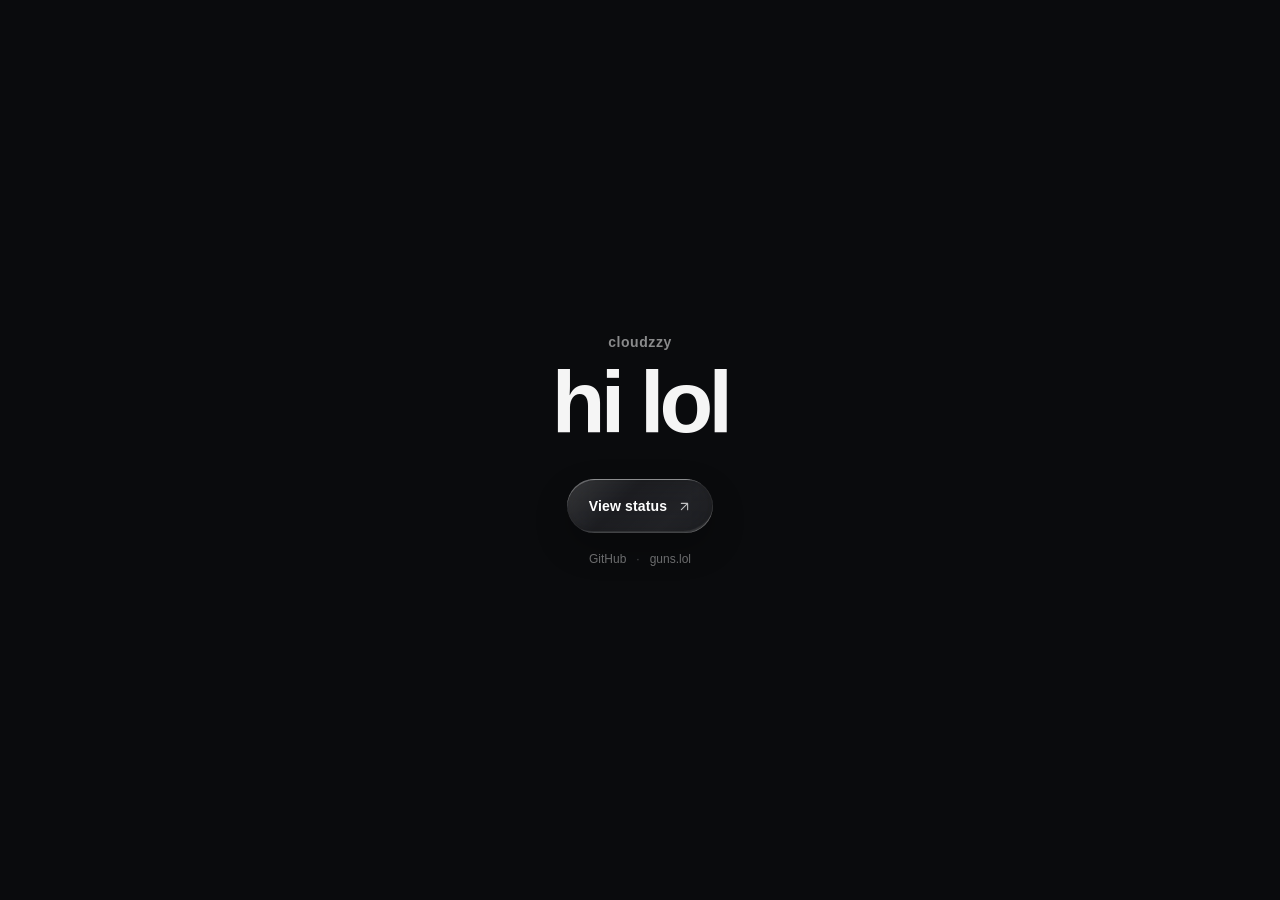
<file: index.html>
<!doctype html>
<html lang="en">
<head>
  <meta charset="utf-8">
  <meta name="viewport" content="width=device-width, initial-scale=1">
  <meta name="theme-color" content="#0a0b0d">
  <meta name="description" content="cloudzzy">
  <title>cloudzzy</title>
  <link rel="stylesheet" href="style.css">
</head>
<body>
  <main class="home">
    <section class="hero" aria-labelledby="title">
      <p class="eyebrow">cloudzzy</p>
      <h1 id="title">hi lol</h1>

      <a class="status-button" href="/status/">
        <span>View status</span>
        <svg aria-hidden="true" viewBox="0 0 24 24">
          <path d="M7 17 17 7M7 7h10v10"></path>
        </svg>
      </a>

      <nav class="links" aria-label="Other links">
        <a href="https://github.com/cloudzzyy" target="_blank" rel="noopener">GitHub</a>
        <span aria-hidden="true">·</span>
        <a href="https://guns.lol/cloudzzy" target="_blank" rel="noopener">guns.lol</a>
      </nav>
    </section>
  </main>
</body>
</html>
</file>
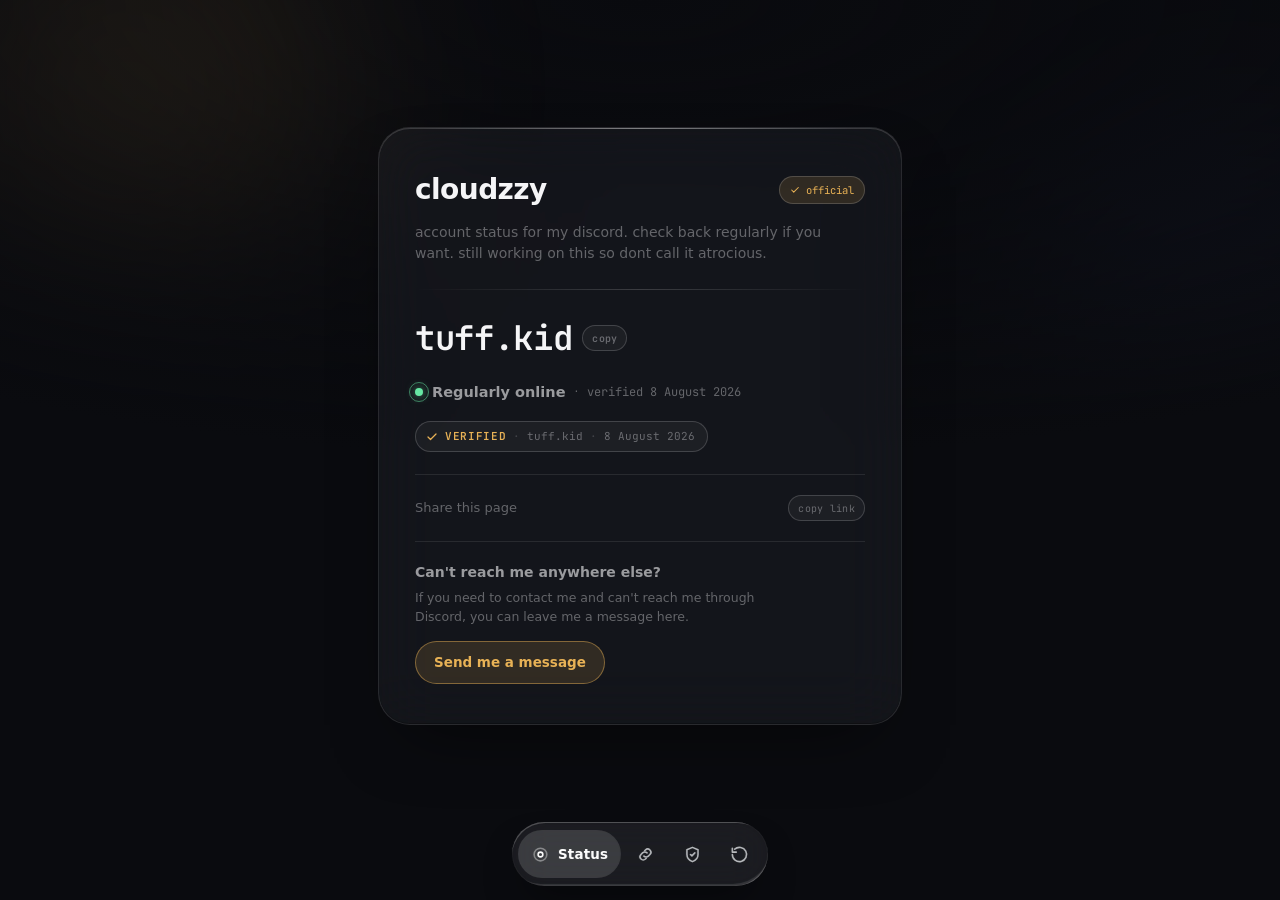
<file: message/index.html>
<!DOCTYPE html>
<html lang="en">
<head>
<meta charset="UTF-8">
<meta name="viewport" content="width=device-width, initial-scale=1.0, viewport-fit=cover">
<title>cloudzzy — identity &amp; status</title>
<meta name="description" content="Official identity and Discord status record for cloudzzy.">
<meta name="theme-color" content="#0a0b0f">

<link rel="preconnect" href="https://fonts.googleapis.com">
<link rel="preconnect" href="https://fonts.gstatic.com" crossorigin>
<link href="https://fonts.googleapis.com/css2?family=JetBrains+Mono:wght@400;500;600&display=swap" rel="stylesheet">

<link rel="stylesheet" href="style.css">
</head>
<body>

<div class="ambient" aria-hidden="true">
  <span class="a1"></span>
  <span class="a2"></span>
  <span class="a3"></span>
</div>

<div class="page">
  <div class="shell glass">

    <!-- ==============================================================
         STATUS
         All values here (name, discord username, status text, dates,
         the verify badge, and the share link) are rendered by
         script.js from siteData — see the EDIT THIS SECTION comment
         near the top of that file.
         ============================================================== -->
    <section class="view active" id="status">
      <div class="identity">
        <span class="brand-name" id="brandName"></span>
        <span class="record-chip">
          <svg viewBox="0 0 24 24" fill="none" stroke="currentColor" stroke-width="2.5" stroke-linecap="round" stroke-linejoin="round"><polyline points="20 6 9 17 4 12"/></svg>
          official
        </span>
      </div>

      <p class="tagline">account status for my discord. check back regularly if you want. still working on this so dont call it atrocious.</p>

      <div class="divider"></div>

      <div class="discord-name" id="discordName"></div>

      <div class="status-live" id="statusLive"></div>

      <div class="verify-badge" id="verifyBadge"></div>

      <div class="share-row">
        <span class="share-label">Share this page</span>
        <button class="copy-btn" type="button" id="copyStatusLinkBtn">copy link</button>
      </div>

      <div class="contact-block">
        <span class="contact-title">Can't reach me anywhere else?</span>
        <span class="contact-sub">If you need to contact me and can't reach me through Discord, you can leave me a message here.</span>
        <button class="btn-primary" type="button" id="openContactBtn">Send me a message</button>
      </div>
    </section>

    <!-- ==============================================================
         ACCOUNTS
         Rows are generated by script.js from siteData.accounts (plus
         the Discord row, from siteData.identity.discord).
         ============================================================== -->
    <section class="view" id="accounts">
      <div class="area-heading"><span class="bar"></span><h2>Official accounts</h2></div>

      <div id="accountsList"></div>
    </section>

    <!-- ==============================================================
         VERIFY
         ============================================================== -->
    <section class="view" id="verify">
      <div class="area-heading"><span class="bar"></span><h2>Verification</h2></div>

      <div class="verify-text">
        <p>If my Discord account is ever banned, deleted, hacked, renamed, or replaced, my new account (and active) will always be announced here first.</p>
        <p>If an account, message, or announcement conflicts with the information on here, assume that <strong>this page is correct</strong>, not the account.</p>
      </div>

      <div class="verify-current" id="verifyCurrent"></div>
    </section>

    <!-- ==============================================================
         HISTORY  (change log + previous accounts)
         Both lists are generated by script.js from siteData.changelog
         and siteData.history — see the EDIT THIS SECTION comment in
         script.js to add entries.
         ============================================================== -->
    <section class="view" id="history">
      <div class="area-heading"><span class="bar"></span><h2>Change log</h2></div>

      <div class="log" id="changelogList"></div>

      <div class="sub-divider"></div>

      <div class="area-heading small"><span class="bar"></span><h2>Previous accounts</h2></div>

      <div id="historyList"></div>
    </section>

  </div>
</div>

<!-- ==================================================================
     NAVIGATION — one glass capsule, four items. data-target values
     must match the section ids above (status, accounts, verify,
     history).
     ================================================================== -->
<nav class="navbar" aria-label="Section navigation">
  <div class="nav-pill" aria-hidden="true"></div>
  <div class="nav-travel" aria-hidden="true"><span></span></div>

  <button class="nav-item active" type="button" data-target="status" aria-current="true">
    <span class="nav-icon">
      <svg viewBox="0 0 24 24" fill="none" stroke="currentColor" stroke-width="2" stroke-linecap="round" stroke-linejoin="round"><circle cx="12" cy="12" r="3"/><circle cx="12" cy="12" r="8" opacity="0.4"/></svg>
    </span>
    <span class="nav-label"><span>Status</span></span>
  </button>

  <button class="nav-item" type="button" data-target="accounts" aria-current="false">
    <span class="nav-icon">
      <svg viewBox="0 0 24 24" fill="none" stroke="currentColor" stroke-width="2" stroke-linecap="round" stroke-linejoin="round"><path d="M10 14a4 4 0 0 0 5.66 0l2-2a4 4 0 0 0-5.66-5.66l-1 1"/><path d="M14 10a4 4 0 0 0-5.66 0l-2 2a4 4 0 0 0 5.66 5.66l1-1"/></svg>
    </span>
    <span class="nav-label"><span>Accounts</span></span>
  </button>

  <button class="nav-item" type="button" data-target="verify" aria-current="false">
    <span class="nav-icon">
      <svg viewBox="0 0 24 24" fill="none" stroke="currentColor" stroke-width="2" stroke-linecap="round" stroke-linejoin="round"><path d="M12 3l7 3v6c0 4.5-3 7.5-7 9-4-1.5-7-4.5-7-9V6l7-3z"/><path d="M9.5 12l1.8 1.8L15 10"/></svg>
    </span>
    <span class="nav-label"><span>Verify</span></span>
  </button>

  <button class="nav-item" type="button" data-target="history" aria-current="false">
    <span class="nav-icon">
      <svg viewBox="0 0 24 24" fill="none" stroke="currentColor" stroke-width="2" stroke-linecap="round" stroke-linejoin="round"><path d="M3 12a9 9 0 1 0 3-6.7"/><path d="M3 4v5h5"/></svg>
    </span>
    <span class="nav-label"><span>History</span></span>
  </button>
</nav>

<!-- ==================================================================
     CONTACT MODAL — opened by the "Send me a message" button on the
     Status view. Submits to Formspree (see siteData.contact in
     script.js for the endpoint). The form's own action/method are a
     real HTML POST as a fallback if JavaScript ever fails to run;
     script.js intercepts the submit for the in-page experience.
     ================================================================== -->
<div class="modal-backdrop" id="contactBackdrop">
  <div class="modal-panel glass" role="dialog" aria-modal="true" aria-labelledby="contactModalTitle">
    <div class="modal-head">
      <h3 id="contactModalTitle">Message me</h3>
      <button class="modal-close" type="button" id="contactCloseBtn" aria-label="Close">
        <svg viewBox="0 0 24 24" fill="none" stroke="currentColor" stroke-width="2" stroke-linecap="round" stroke-linejoin="round"><path d="M6 6l12 12M18 6L6 18"/></svg>
      </button>
    </div>

    <form id="contactForm" action="https://formspree.io/f/mrpzpajk" method="POST">
      <input type="hidden" name="_subject" value="New message from cloudzzy.github.io">

      <div class="field">
        <label for="contactName">Name <span class="optional">(optional)</span></label>
        <input type="text" id="contactName" name="name" autocomplete="name" maxlength="120">
      </div>

      <div class="field">
        <label for="contactEmail">Reply email <span class="optional">(optional)</span></label>
        <input type="email" id="contactEmail" name="email" autocomplete="email" maxlength="200">
      </div>

      <div class="field">
        <label for="contactMessage">Message</label>
        <textarea id="contactMessage" name="message" rows="4" required maxlength="4000"></textarea>
      </div>

      <p class="form-status" id="contactStatus" role="status" aria-live="polite"></p>

      <div class="form-actions">
        <button class="btn-primary" type="submit" id="contactSubmitBtn">Send message</button>
      </div>
    </form>

    <div class="modal-success" id="contactSuccess" hidden>
      <svg viewBox="0 0 24 24" fill="none" stroke="currentColor" stroke-width="2.5" stroke-linecap="round" stroke-linejoin="round"><polyline points="20 6 9 17 4 12"/></svg>
      <p>Message sent.</p>
      <button class="copy-btn" type="button" id="contactAgainBtn">send another</button>
    </div>
  </div>
</div>

<script src="script.js"></script>
</body>
</html>
</file>
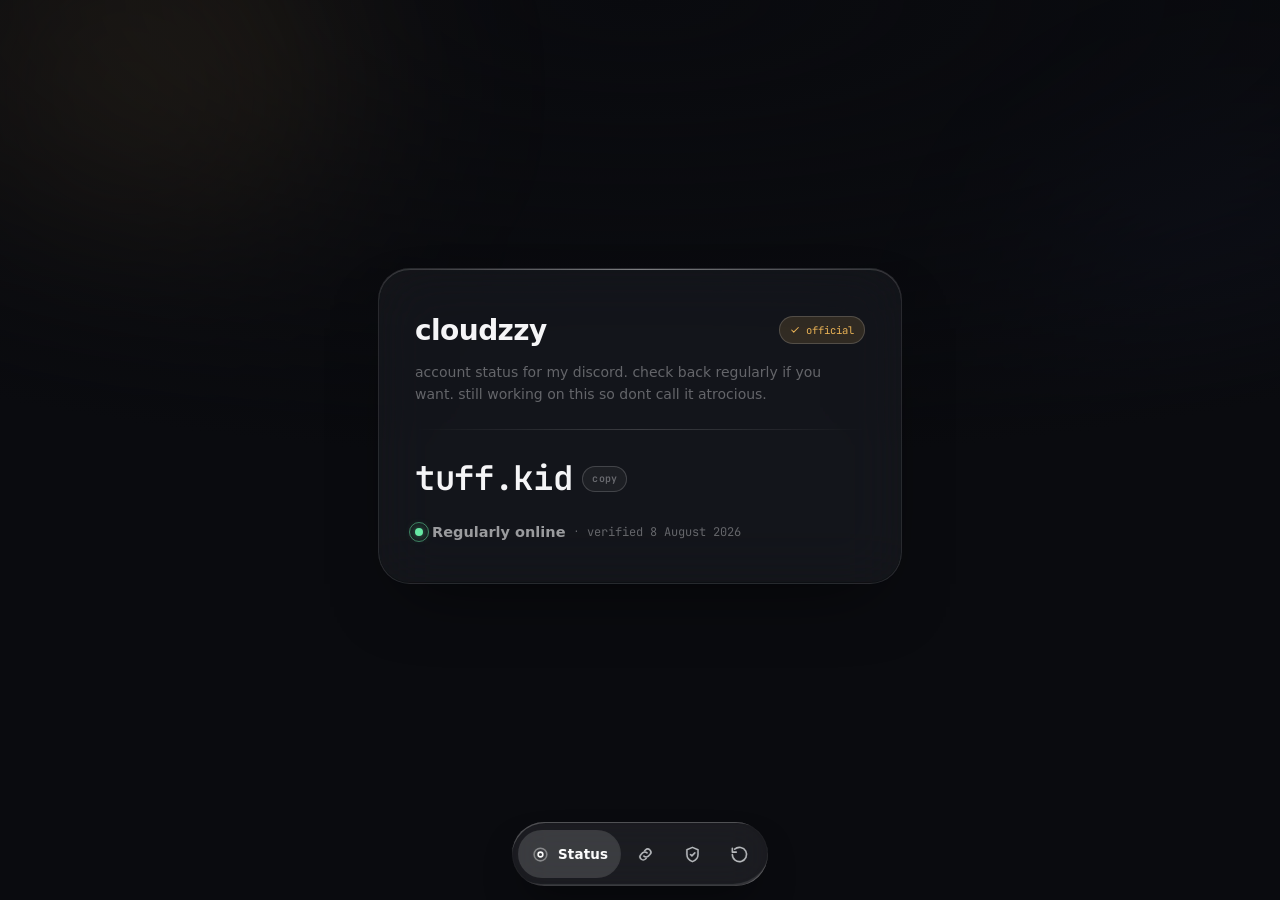
<file: prerelease/index.html>
<!DOCTYPE html>
<html lang="en">
<head>
<meta charset="UTF-8">
<meta name="viewport" content="width=device-width, initial-scale=1.0, viewport-fit=cover">
<title>cloudzzy — identity &amp; status</title>
<meta name="description" content="Official identity and Discord status record for cloudzzy.">
<meta name="theme-color" content="#0a0b0f">

<link rel="preconnect" href="https://fonts.googleapis.com">
<link rel="preconnect" href="https://fonts.gstatic.com" crossorigin>
<link href="https://fonts.googleapis.com/css2?family=JetBrains+Mono:wght@400;500;600&display=swap" rel="stylesheet">

<link rel="stylesheet" href="style.css">
</head>
<body>

<div class="ambient" aria-hidden="true">
  <span class="a1"></span>
  <span class="a2"></span>
  <span class="a3"></span>
</div>

<div class="page">
  <div class="shell glass">

    <!-- ==============================================================
         STATUS
         Edit: DISCORD USERNAME, STATUS TEXT, LAST VERIFIED DATE
         ============================================================== -->
    <section class="view active" id="status">
      <div class="identity">
        <span class="brand-name">cloudzzy</span>
        <span class="record-chip">
          <svg viewBox="0 0 24 24" fill="none" stroke="currentColor" stroke-width="2.5" stroke-linecap="round" stroke-linejoin="round"><polyline points="20 6 9 17 4 12"/></svg>
          official
        </span>
      </div>

      <p class="tagline">account status for my discord. check back regularly if you want. still working on this so dont call it atrocious.</p>

      <div class="divider"></div>

      <!-- DISCORD USERNAME -->
      <span class="discord-name">
        tuff.kid
        <button class="copy-btn" type="button" data-copy="tuff.kid">copy</button>
      </span>

      <div class="status-live">
        <span class="status-dot" aria-hidden="true"></span>
        <!-- STATUS TEXT -->
        <span class="label">Regularly online</span>
        <span class="sep">·</span>
        <!-- LAST VERIFIED DATE -->
        <span class="verified">verified 8 August 2026</span>
      </div>
    </section>

    <!-- ==============================================================
         ACCOUNTS
         Edit: add/remove .link-row entries. Discord has no href —
         Discord profiles have no public URL.
         ============================================================== -->
    <section class="view" id="accounts">
      <div class="area-heading"><span class="bar"></span><h2>Official accounts</h2></div>

      <div class="link-row">
        <div class="link-left">
          <span class="link-name">Discord</span>
          <span class="link-value">tuff.kid</span>
        </div>
        <button class="copy-btn" type="button" data-copy="tuff.kid">copy</button>
      </div>

      <a class="link-row" href="https://github.com/cloudzzyy" target="_blank" rel="noopener">
        <div class="link-left">
          <span class="link-name">GitHub</span>
          <span class="link-value">github.com/cloudzzyy</span>
        </div>
        <svg class="link-arrow" width="14" height="14" viewBox="0 0 24 24" fill="none" stroke="currentColor" stroke-width="2" stroke-linecap="round" stroke-linejoin="round"><path d="M7 17 17 7M7 7h10v10"/></svg>
      </a>

      <a class="link-row" href="https://cloudzzyy.github.io/" target="_blank" rel="noopener">
        <div class="link-left">
          <span class="link-name">Website</span>
          <span class="link-value">cloudzzyy.github.io</span>
        </div>
        <svg class="link-arrow" width="14" height="14" viewBox="0 0 24 24" fill="none" stroke="currentColor" stroke-width="2" stroke-linecap="round" stroke-linejoin="round"><path d="M7 17 17 7M7 7h10v10"/></svg>
      </a>

      <a class="link-row" href="https://guns.lol/cloudzzy" target="_blank" rel="noopener">
        <div class="link-left">
          <span class="link-name">guns.lol</span>
          <span class="link-value">guns.lol/cloudzzy</span>
        </div>
        <svg class="link-arrow" width="14" height="14" viewBox="0 0 24 24" fill="none" stroke="currentColor" stroke-width="2" stroke-linecap="round" stroke-linejoin="round"><path d="M7 17 17 7M7 7h10v10"/></svg>
      </a>
    </section>

    <!-- ==============================================================
         VERIFY
         ============================================================== -->
    <section class="view" id="verify">
      <div class="area-heading"><span class="bar"></span><h2>Verification</h2></div>

      <div class="verify-text">
        <p>If my Discord account is ever banned, deleted, hacked, renamed, or replaced, my new account (and active) will always be announced here first.</p>
        <p>If an account, message, or announcement conflicts with the information on here, assume that <strong>this page is correct</strong>, not the account.</p>
      </div>
    </section>

    <!-- ==============================================================
         HISTORY  (change log + previous accounts)
         Edit: add a new .log-entry to the TOP of the log for every
         update. Replace .prev-empty with a .prev-list of .prev-row
         items once there's history to record, e.g.:
         <div class="prev-list">
           <div class="prev-row"><span>old.name</span><span class="reason">renamed — Jan 2026</span></div>
         </div>
         ============================================================== -->
    <section class="view" id="history">
      <div class="area-heading"><span class="bar"></span><h2>Change log</h2></div>

      <div class="log">

        <!-- New entries go above this line -->

        <div class="log-entry">
          <div class="log-date">8 August 2026</div>
          <div class="log-text">Identity/status page established.</div>
        </div>

      </div>

      <div class="sub-divider"></div>

      <div class="area-heading small"><span class="bar"></span><h2>Previous accounts</h2></div>

      <div class="prev-empty">none on record</div>
    </section>

  </div>
</div>

<!-- ==================================================================
     NAVIGATION — one glass capsule, four items. data-target values
     must match the section ids above (status, accounts, verify,
     history).
     ================================================================== -->
<nav class="navbar" aria-label="Section navigation">
  <div class="nav-pill" aria-hidden="true"></div>
  <div class="nav-travel" aria-hidden="true"><span></span></div>

  <button class="nav-item active" type="button" data-target="status" aria-current="true">
    <span class="nav-icon">
      <svg viewBox="0 0 24 24" fill="none" stroke="currentColor" stroke-width="2" stroke-linecap="round" stroke-linejoin="round"><circle cx="12" cy="12" r="3"/><circle cx="12" cy="12" r="8" opacity="0.4"/></svg>
    </span>
    <span class="nav-label"><span>Status</span></span>
  </button>

  <button class="nav-item" type="button" data-target="accounts" aria-current="false">
    <span class="nav-icon">
      <svg viewBox="0 0 24 24" fill="none" stroke="currentColor" stroke-width="2" stroke-linecap="round" stroke-linejoin="round"><path d="M10 14a4 4 0 0 0 5.66 0l2-2a4 4 0 0 0-5.66-5.66l-1 1"/><path d="M14 10a4 4 0 0 0-5.66 0l-2 2a4 4 0 0 0 5.66 5.66l1-1"/></svg>
    </span>
    <span class="nav-label"><span>Accounts</span></span>
  </button>

  <button class="nav-item" type="button" data-target="verify" aria-current="false">
    <span class="nav-icon">
      <svg viewBox="0 0 24 24" fill="none" stroke="currentColor" stroke-width="2" stroke-linecap="round" stroke-linejoin="round"><path d="M12 3l7 3v6c0 4.5-3 7.5-7 9-4-1.5-7-4.5-7-9V6l7-3z"/><path d="M9.5 12l1.8 1.8L15 10"/></svg>
    </span>
    <span class="nav-label"><span>Verify</span></span>
  </button>

  <button class="nav-item" type="button" data-target="history" aria-current="false">
    <span class="nav-icon">
      <svg viewBox="0 0 24 24" fill="none" stroke="currentColor" stroke-width="2" stroke-linecap="round" stroke-linejoin="round"><path d="M3 12a9 9 0 1 0 3-6.7"/><path d="M3 4v5h5"/></svg>
    </span>
    <span class="nav-label"><span>History</span></span>
  </button>
</nav>

<script src="script.js"></script>
</body>
</html>
</file>
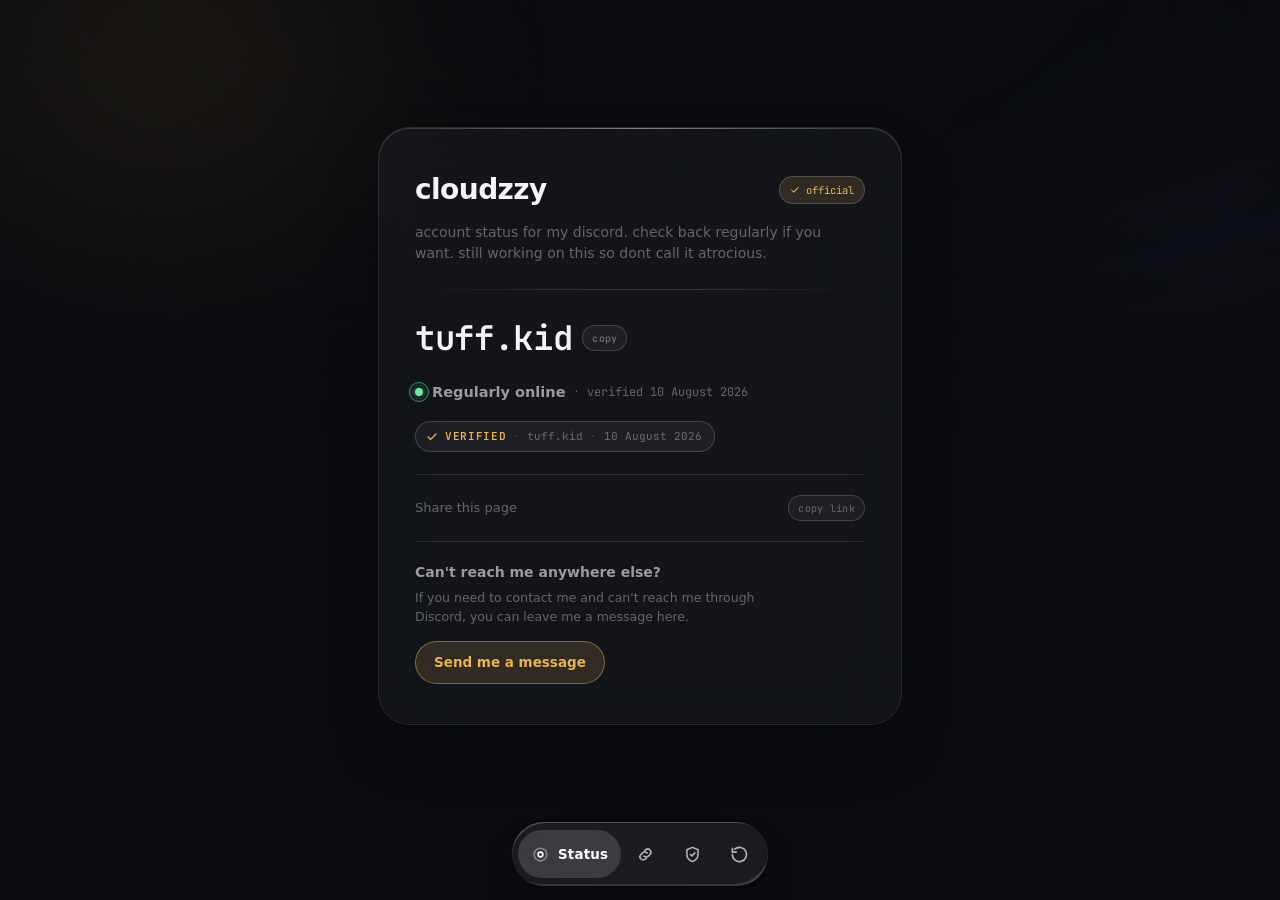
<file: status/index.html>
<!DOCTYPE html>
<html lang="en">
<head>
<meta charset="UTF-8">
<meta name="viewport" content="width=device-width, initial-scale=1.0, viewport-fit=cover">
<title>cloudzzy status &amp; status</title>
<meta name="description" content="Official identity and Discord status record for cloudzzy.">
<meta name="theme-color" content="#0a0b0f">

<link rel="preconnect" href="https://fonts.googleapis.com">
<link rel="preconnect" href="https://fonts.gstatic.com" crossorigin>
<link href="https://fonts.googleapis.com/css2?family=JetBrains+Mono:wght@400;500;600&display=swap" rel="stylesheet">

<link rel="stylesheet" href="style.css">
</head>
<body>

<div class="ambient" aria-hidden="true">
  <span class="a1"></span>
  <span class="a2"></span>
  <span class="a3"></span>
</div>

<div class="page">
  <div class="shell glass">

    <!-- ==============================================================
         STATUS
         All values here (name, discord username, status text, dates,
         the verify badge, and the share link) are rendered by
         script.js from siteData — see the EDIT THIS SECTION comment
         near the top of that file.
         ============================================================== -->
    <section class="view active" id="status">
      <div class="identity">
        <span class="brand-name" id="brandName"></span>
        <span class="record-chip">
          <svg viewBox="0 0 24 24" fill="none" stroke="currentColor" stroke-width="2.5" stroke-linecap="round" stroke-linejoin="round"><polyline points="20 6 9 17 4 12"/></svg>
          official
        </span>
      </div>

      <p class="tagline">account status for my discord. check back regularly if you want. still working on this so dont call it atrocious.</p>

      <div class="divider"></div>

      <div class="discord-name" id="discordName"></div>

      <div class="status-live" id="statusLive"></div>

      <div class="verify-badge" id="verifyBadge"></div>

      <div class="share-row">
        <span class="share-label">Share this page</span>
        <button class="copy-btn" type="button" id="copyStatusLinkBtn">copy link</button>
      </div>

      <div class="contact-block">
        <span class="contact-title">Can't reach me anywhere else?</span>
        <span class="contact-sub">If you need to contact me and can't reach me through Discord, you can leave me a message here.</span>
        <button class="btn-primary" type="button" id="openContactBtn">Send me a message</button>
      </div>
    </section>

    <!-- ==============================================================
         ACCOUNTS
         Rows are generated by script.js from siteData.accounts (plus
         the Discord row, from siteData.identity.discord).
         ============================================================== -->
    <section class="view" id="accounts">
      <div class="area-heading"><span class="bar"></span><h2>Official accounts</h2></div>

      <div id="accountsList"></div>
    </section>

    <!-- ==============================================================
         VERIFY
         ============================================================== -->
    <section class="view" id="verify">
      <div class="area-heading"><span class="bar"></span><h2>Verification</h2></div>

      <div class="verify-text">
        <p>If my Discord account is ever banned, deleted, hacked, renamed, or replaced, my new account (and active) will always be announced here first.</p>
        <p>If an account, message, or announcement conflicts with the information on here, assume that <strong>this page is correct</strong>, not the account.</p>
      </div>

      <div class="verify-current" id="verifyCurrent"></div>
    </section>

    <!-- ==============================================================
         HISTORY  (change log + previous accounts)
         Both lists are generated by script.js from siteData.changelog
         and siteData.history — see the EDIT THIS SECTION comment in
         script.js to add entries.
         ============================================================== -->
    <section class="view" id="history">
      <div class="area-heading"><span class="bar"></span><h2>Change log</h2></div>

      <div class="log" id="changelogList"></div>

      <div class="sub-divider"></div>

      <div class="area-heading small"><span class="bar"></span><h2>Previous accounts</h2></div>

      <div id="historyList"></div>
    </section>

  </div>
</div>

<!-- ==================================================================
     NAVIGATION — one glass capsule, four items. data-target values
     must match the section ids above (status, accounts, verify,
     history).
     ================================================================== -->
<nav class="navbar" aria-label="Section navigation">
  <div class="nav-pill" aria-hidden="true"></div>
  <div class="nav-travel" aria-hidden="true"><span></span></div>

  <button class="nav-item active" type="button" data-target="status" aria-current="true">
    <span class="nav-icon">
      <svg viewBox="0 0 24 24" fill="none" stroke="currentColor" stroke-width="2" stroke-linecap="round" stroke-linejoin="round"><circle cx="12" cy="12" r="3"/><circle cx="12" cy="12" r="8" opacity="0.4"/></svg>
    </span>
    <span class="nav-label"><span>Status</span></span>
  </button>

  <button class="nav-item" type="button" data-target="accounts" aria-current="false">
    <span class="nav-icon">
      <svg viewBox="0 0 24 24" fill="none" stroke="currentColor" stroke-width="2" stroke-linecap="round" stroke-linejoin="round"><path d="M10 14a4 4 0 0 0 5.66 0l2-2a4 4 0 0 0-5.66-5.66l-1 1"/><path d="M14 10a4 4 0 0 0-5.66 0l-2 2a4 4 0 0 0 5.66 5.66l1-1"/></svg>
    </span>
    <span class="nav-label"><span>Accounts</span></span>
  </button>

  <button class="nav-item" type="button" data-target="verify" aria-current="false">
    <span class="nav-icon">
      <svg viewBox="0 0 24 24" fill="none" stroke="currentColor" stroke-width="2" stroke-linecap="round" stroke-linejoin="round"><path d="M12 3l7 3v6c0 4.5-3 7.5-7 9-4-1.5-7-4.5-7-9V6l7-3z"/><path d="M9.5 12l1.8 1.8L15 10"/></svg>
    </span>
    <span class="nav-label"><span>Verify</span></span>
  </button>

  <button class="nav-item" type="button" data-target="history" aria-current="false">
    <span class="nav-icon">
      <svg viewBox="0 0 24 24" fill="none" stroke="currentColor" stroke-width="2" stroke-linecap="round" stroke-linejoin="round"><path d="M3 12a9 9 0 1 0 3-6.7"/><path d="M3 4v5h5"/></svg>
    </span>
    <span class="nav-label"><span>History</span></span>
  </button>
</nav>

<!-- ==================================================================
     CONTACT MODAL — opened by the "Send me a message" button on the
     Status view. Submits to Formspree (see siteData.contact in
     script.js for the endpoint). The form's own action/method are a
     real HTML POST as a fallback if JavaScript ever fails to run;
     script.js intercepts the submit for the in-page experience.
     ================================================================== -->
<div class="modal-backdrop" id="contactBackdrop">
  <div class="modal-panel glass" role="dialog" aria-modal="true" aria-labelledby="contactModalTitle">
    <div class="modal-head">
      <h3 id="contactModalTitle">Message me</h3>
      <button class="modal-close" type="button" id="contactCloseBtn" aria-label="Close">
        <svg viewBox="0 0 24 24" fill="none" stroke="currentColor" stroke-width="2" stroke-linecap="round" stroke-linejoin="round"><path d="M6 6l12 12M18 6L6 18"/></svg>
      </button>
    </div>

    <form id="contactForm" action="https://formspree.io/f/mrpzpajk" method="POST">
      <input type="hidden" name="_subject" value="New message from cloudzzy.github.io">

      <div class="field">
        <label for="contactName">Name <span class="optional">(optional)</span></label>
        <input type="text" id="contactName" name="name" autocomplete="name" maxlength="120">
      </div>

      <div class="field">
        <label for="contactEmail">Reply email <span class="optional">(optional)</span></label>
        <input type="email" id="contactEmail" name="email" autocomplete="email" maxlength="200">
      </div>

      <div class="field">
        <label for="contactMessage">Message</label>
        <textarea id="contactMessage" name="message" rows="4" required maxlength="4000"></textarea>
      </div>

      <p class="form-status" id="contactStatus" role="status" aria-live="polite"></p>

      <div class="form-actions">
        <button class="btn-primary" type="submit" id="contactSubmitBtn">Send message</button>
      </div>
    </form>

    <div class="modal-success" id="contactSuccess" hidden>
      <svg viewBox="0 0 24 24" fill="none" stroke="currentColor" stroke-width="2.5" stroke-linecap="round" stroke-linejoin="round"><polyline points="20 6 9 17 4 12"/></svg>
      <p>Message sent.</p>
      <button class="copy-btn" type="button" id="contactAgainBtn">send another</button>
    </div>
  </div>
</div>

<script src="script.js"></script>
</body>
</html>
</file>
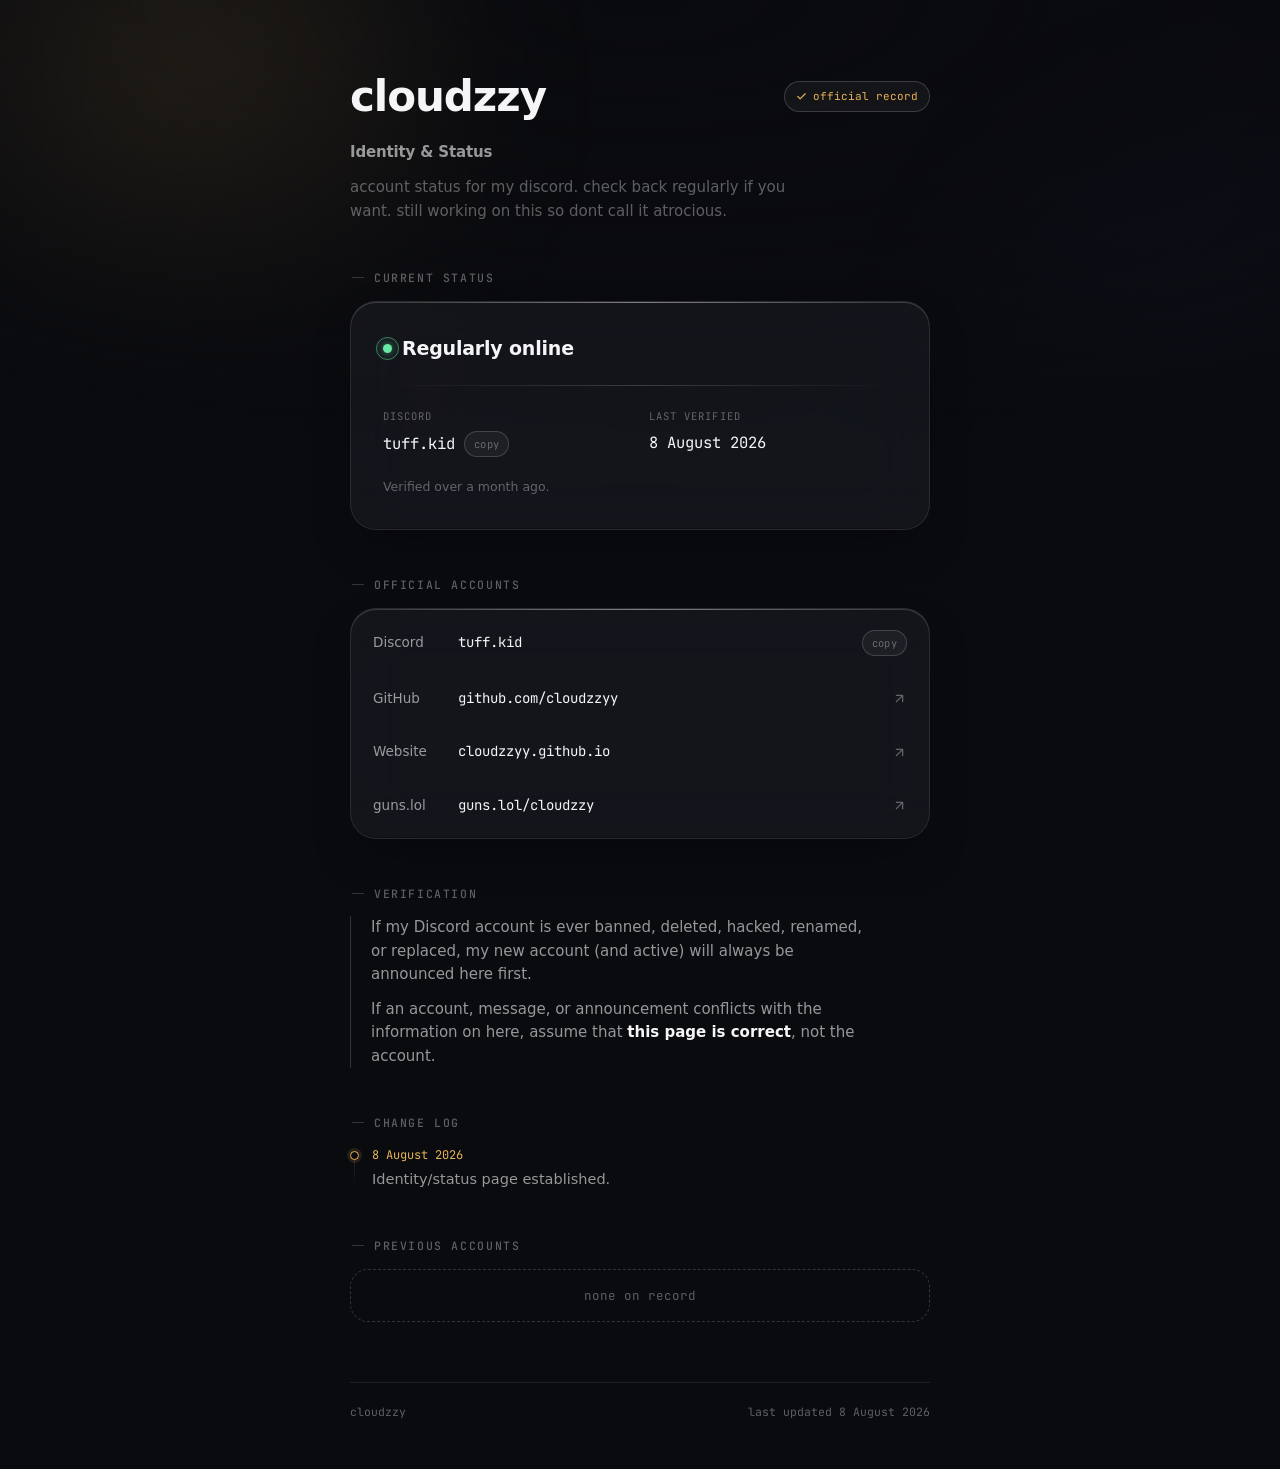
<file: test/index.html>
<!DOCTYPE html>
<html lang="en">
<head>
<meta charset="UTF-8">
<meta name="viewport" content="width=device-width, initial-scale=1.0, viewport-fit=cover">
<title>cloudzzy — identity &amp; status</title>
<meta name="description" content="Official identity and Discord status record for cloudzzy.">
<meta name="theme-color" content="#0a0b0f">

<!-- One external font (JetBrains Mono), used only for data/ledger
     fields — the Discord handle, dates, the changelog. Everything
     else uses the system font stack, which resolves to San
     Francisco on Apple devices. -->
<link rel="preconnect" href="https://fonts.googleapis.com">
<link rel="preconnect" href="https://fonts.gstatic.com" crossorigin>
<link href="https://fonts.googleapis.com/css2?family=JetBrains+Mono:wght@400;500;600&display=swap" rel="stylesheet">

<style>

/* ==================================================================
   TOKENS
   Every color, blur amount, radius and spacing value lives here.
   ================================================================== */
:root{
  --bg-base:        #0a0b0f;

  --glass:          rgba(255, 255, 255, 0.045);
  --glass-strong:   rgba(255, 255, 255, 0.075);
  --glass-border:   rgba(255, 255, 255, 0.09);
  --glass-border-strong: rgba(255, 255, 255, 0.17);
  --glass-highlight:rgba(255, 255, 255, 0.16);
  --glass-blur:     28px;

  --text:           #f5f5f7;
  --text-secondary: rgba(245, 245, 247, 0.60);
  --text-tertiary:  rgba(245, 245, 247, 0.36);

  --accent:         #e8b256;
  --accent-soft:    rgba(232, 178, 86, 0.16);
  --online:         #67e8a4;

  --radius-lg: 26px;
  --radius-md: 18px;
  --radius-sm: 12px;

  --mono: 'JetBrains Mono', ui-monospace, SFMono-Regular, Menlo, Consolas, monospace;
  --sans: -apple-system, BlinkMacSystemFont, 'SF Pro Text', system-ui, 'Segoe UI', Roboto, Helvetica, Arial, sans-serif;

  --max-width: 620px;
  --ease: cubic-bezier(0.22, 1, 0.36, 1);
}

/* ==================================================================
   RESET & BASE
   ================================================================== */
*, *::before, *::after{ box-sizing: border-box; }
html{ -webkit-text-size-adjust: 100%; }

body{
  margin: 0;
  min-height: 100vh;
  background: var(--bg-base);
  color: var(--text);
  font-family: var(--sans);
  font-size: 16px;
  line-height: 1.55;
  -webkit-font-smoothing: antialiased;
  text-rendering: optimizeLegibility;
  overflow-x: hidden;
  position: relative;
}

a{ color: inherit; text-decoration: none; }
h1, h2, h3, p{ margin: 0; }

::selection{ background: var(--accent-soft); color: var(--text); }

:focus-visible{
  outline: 2px solid var(--accent);
  outline-offset: 3px;
  border-radius: var(--radius-sm);
}

/* ==================================================================
   AMBIENT BACKGROUND
   Soft, slowly drifting light sources behind the glass — this is
   what makes the blur actually read as translucent instead of a
   flat dark card with a filter slapped on it.
   ================================================================== */
.ambient{
  position: fixed;
  inset: 0;
  z-index: -1;
  overflow: hidden;
  background: var(--bg-base);
}

.ambient span{
  position: absolute;
  border-radius: 50%;
  filter: blur(90px);
  will-change: transform;
}

.ambient .a1{
  width: 640px; height: 640px;
  top: -220px; left: -160px;
  background: radial-gradient(circle, rgba(232,178,86,0.22), transparent 70%);
  animation: drift1 34s var(--ease) infinite alternate;
}

.ambient .a2{
  width: 560px; height: 560px;
  top: 10%; right: -220px;
  background: radial-gradient(circle, rgba(93,120,255,0.16), transparent 70%);
  animation: drift2 40s var(--ease) infinite alternate;
}

.ambient .a3{
  width: 720px; height: 720px;
  bottom: -320px; left: 15%;
  background: radial-gradient(circle, rgba(103,232,164,0.10), transparent 70%);
  animation: drift3 46s var(--ease) infinite alternate;
}

.ambient::after{
  content: "";
  position: absolute;
  inset: 0;
  background: radial-gradient(ellipse 120% 60% at 50% 0%, transparent 0%, var(--bg-base) 85%);
}

@keyframes drift1{
  from{ transform: translate(0, 0); }
  to{   transform: translate(40px, 60px); }
}
@keyframes drift2{
  from{ transform: translate(0, 0); }
  to{   transform: translate(-50px, 40px); }
}
@keyframes drift3{
  from{ transform: translate(0, 0); }
  to{   transform: translate(30px, -30px); }
}

/* ==================================================================
   GLASS — base surface used by every translucent panel
   ================================================================== */
.glass{
  position: relative;
  background: var(--glass);
  border: 1px solid var(--glass-border);
  border-radius: var(--radius-lg);
  backdrop-filter: blur(var(--glass-blur)) saturate(160%);
  -webkit-backdrop-filter: blur(var(--glass-blur)) saturate(160%);
  box-shadow:
    0 20px 50px -20px rgba(0, 0, 0, 0.55),
    inset 0 1px 0 var(--glass-highlight),
    inset 0 -1px 0 rgba(0, 0, 0, 0.25);
  transition: background 0.4s var(--ease), border-color 0.4s var(--ease), transform 0.4s var(--ease);
}

/* a hairline top highlight that reads as a light catching a glass edge */
.glass::before{
  content: "";
  position: absolute;
  top: 0; left: 6%; right: 6%;
  height: 1px;
  background: linear-gradient(90deg, transparent, rgba(255,255,255,0.35), transparent);
  pointer-events: none;
}

/* ==================================================================
   LAYOUT
   ================================================================== */
.page{
  max-width: var(--max-width);
  margin: 0 auto;
  padding: clamp(32px, 9vw, 64px) 20px 48px;
}

section{ margin-top: clamp(30px, 5.5vw, 46px); }

.eyebrow{
  display: flex;
  align-items: center;
  gap: 10px;
  font-family: var(--mono);
  font-size: 11.5px;
  font-weight: 500;
  letter-spacing: 0.14em;
  text-transform: uppercase;
  color: var(--text-tertiary);
  margin-bottom: 14px;
  padding-left: 2px;
}

.eyebrow::before{
  content: "";
  width: 12px;
  height: 1px;
  background: var(--glass-border-strong);
}

/* ==================================================================
   HEADER
   Pure typography, floating over the ambient background — no card,
   so it reads as the top of the page rather than another panel.
   ================================================================== */
.header{
  display: flex;
  flex-direction: column;
  gap: 12px;
}

.header-top{
  display: flex;
  align-items: center;
  justify-content: space-between;
  gap: 12px;
}

.name{
  font-size: clamp(32px, 8vw, 42px);
  font-weight: 700;
  letter-spacing: -0.025em;
}

.record-chip{
  display: inline-flex;
  align-items: center;
  gap: 6px;
  font-family: var(--mono);
  font-size: 11px;
  color: var(--accent);
  border: 1px solid var(--glass-border-strong);
  background: var(--glass);
  backdrop-filter: blur(16px);
  -webkit-backdrop-filter: blur(16px);
  padding: 6px 11px;
  border-radius: 999px;
  white-space: nowrap;
}

.record-chip svg{ width: 11px; height: 11px; flex-shrink: 0; }

.kicker{
  font-size: 15px;
  font-weight: 600;
  color: var(--text-secondary);
  letter-spacing: -0.01em;
}

.tagline{
  font-size: 15px;
  color: var(--text-tertiary);
  max-width: 48ch;
}

/* ==================================================================
   CURRENT STATUS — the largest, most prominent glass surface
   Edit: STATUS TEXT, DISCORD USERNAME, LAST VERIFIED DATE
   ================================================================== */
.status-panel{
  padding: clamp(24px, 5vw, 32px);
}

.status-top{
  display: flex;
  align-items: center;
  justify-content: space-between;
  gap: 12px;
}

.status-live{
  display: flex;
  align-items: center;
  gap: 10px;
}

.status-dot{
  position: relative;
  width: 9px;
  height: 9px;
  border-radius: 50%;
  background: var(--online);
  box-shadow: 0 0 10px rgba(103, 232, 164, 0.7);
  flex-shrink: 0;
}

.status-dot::after{
  content: "";
  position: absolute;
  inset: -7px;
  border-radius: 50%;
  border: 1px solid var(--online);
  opacity: 0.5;
  animation: pulse 2.6s ease-out infinite;
}

@keyframes pulse{
  0%   { transform: scale(0.55); opacity: 0.55; }
  100% { transform: scale(2); opacity: 0; }
}

.status-value{
  font-size: 19px;
  font-weight: 650;
  letter-spacing: -0.01em;
}

.status-divider{
  height: 1px;
  margin: 22px 0;
  background: linear-gradient(90deg, transparent, var(--glass-border-strong), transparent);
}

.status-grid{
  display: grid;
  grid-template-columns: 1fr 1fr;
  gap: 18px;
}

.status-field dt{
  font-family: var(--mono);
  font-size: 10.5px;
  letter-spacing: 0.1em;
  text-transform: uppercase;
  color: var(--text-tertiary);
  margin-bottom: 7px;
}

.status-field dd{
  margin: 0;
  font-family: var(--mono);
  font-size: 15.5px;
  color: var(--text);
  display: flex;
  align-items: center;
  gap: 9px;
  flex-wrap: wrap;
}

.copy-btn{
  border: 1px solid var(--glass-border-strong);
  background: var(--glass);
  color: var(--text-tertiary);
  font-family: var(--mono);
  font-size: 10.5px;
  letter-spacing: 0.03em;
  padding: 4px 9px;
  border-radius: 999px;
  cursor: pointer;
  transition: color 0.2s var(--ease), border-color 0.2s var(--ease), background 0.2s var(--ease);
  min-height: 26px;
}

.copy-btn:hover, .copy-btn:focus-visible{
  color: var(--accent);
  border-color: var(--accent);
  background: var(--accent-soft);
}

.verified-line{
  margin-top: 20px;
  font-size: 12.5px;
  color: var(--text-tertiary);
}

/* ==================================================================
   OFFICIAL ACCOUNTS
   One glass surface containing rows, divided by hairlines rather
   than nested cards.
   ================================================================== */
.link-list{
  padding: 6px;
  overflow: hidden;
}

.link-row{
  display: flex;
  align-items: center;
  justify-content: space-between;
  gap: 14px;
  padding: 15px 16px;
  border-radius: var(--radius-md);
  transition: background 0.25s var(--ease), transform 0.25s var(--ease);
}

.link-row + .link-row{
  margin-top: 2px;
}

a.link-row:hover, a.link-row:focus-visible{
  background: var(--glass-strong);
}

.link-left{
  display: flex;
  align-items: baseline;
  gap: 13px;
  min-width: 0;
}

.link-name{
  font-size: 13.5px;
  color: var(--text-secondary);
  width: 72px;
  flex-shrink: 0;
}

.link-value{
  font-family: var(--mono);
  font-size: 14px;
  color: var(--text);
  white-space: nowrap;
  overflow: hidden;
  text-overflow: ellipsis;
}

.link-arrow{
  color: var(--text-tertiary);
  flex-shrink: 0;
  transition: transform 0.25s var(--ease), color 0.25s var(--ease);
}

a.link-row:hover .link-arrow{
  transform: translate(2px, -2px);
  color: var(--accent);
}

/* ==================================================================
   VERIFICATION
   A quieter surface — typography and a left rule rather than a
   full glass card, so it doesn't compete with Current Status.
   ================================================================== */
.verify-block{
  border-left: 1px solid var(--glass-border-strong);
  padding-left: 20px;
}

.verify-block p{
  color: var(--text-secondary);
  font-size: 15px;
  max-width: 52ch;
}

.verify-block p + p{ margin-top: 12px; }

.verify-block strong{
  color: var(--text);
  font-weight: 650;
}

/* ==================================================================
   CHANGE LOG
   Vertical timeline with small glass nodes.
   ================================================================== */
.log{
  position: relative;
  padding-left: 22px;
}

.log::before{
  content: "";
  position: absolute;
  left: 4px;
  top: 6px;
  bottom: 6px;
  width: 1px;
  background: linear-gradient(180deg, var(--glass-border-strong), transparent);
}

.log-entry{
  position: relative;
  padding-bottom: 20px;
}

.log-entry:last-child{ padding-bottom: 0; }

.log-entry::before{
  content: "";
  position: absolute;
  left: -22px;
  top: 5px;
  width: 9px;
  height: 9px;
  border-radius: 50%;
  background: var(--bg-base);
  border: 1px solid var(--accent);
  box-shadow: 0 0 0 3px rgba(232, 178, 86, 0.12);
}

.log-date{
  font-family: var(--mono);
  font-size: 12px;
  color: var(--accent);
}

.log-text{
  margin-top: 4px;
  font-size: 14.5px;
  color: var(--text-secondary);
}

/* ==================================================================
   PREVIOUS ACCOUNTS
   ================================================================== */
.empty-state{
  border: 1px dashed var(--glass-border-strong);
  border-radius: var(--radius-md);
  padding: 16px;
  text-align: center;
  color: var(--text-tertiary);
  font-family: var(--mono);
  font-size: 12.5px;
}

.prev-list{ display: grid; gap: 10px; }

.prev-row{
  display: flex;
  justify-content: space-between;
  gap: 12px;
  font-family: var(--mono);
  font-size: 13.5px;
  border: 1px solid var(--glass-border);
  border-radius: var(--radius-sm);
  padding: 11px 14px;
  color: var(--text-secondary);
  background: var(--glass);
}

.prev-row .reason{ color: var(--text-tertiary); }

/* ==================================================================
   FOOTER
   ================================================================== */
footer{
  margin-top: clamp(44px, 8vw, 60px);
  padding-top: 20px;
  border-top: 1px solid var(--glass-border);
  display: flex;
  justify-content: space-between;
  align-items: center;
  flex-wrap: wrap;
  gap: 8px;
  font-family: var(--mono);
  font-size: 11.5px;
  color: var(--text-tertiary);
}

/* ==================================================================
   ENTRANCE — subtle, staggered, respects reduced motion
   ================================================================== */
.header, .status-panel, .link-list, .verify-block, .log, .prev-content, footer{
  animation: rise 0.6s var(--ease) both;
}
.header{ animation-delay: 0s; }
.status-panel{ animation-delay: 0.06s; }
.link-list{ animation-delay: 0.12s; }
.verify-block{ animation-delay: 0.18s; }
.log{ animation-delay: 0.24s; }
.prev-content{ animation-delay: 0.24s; }
footer{ animation-delay: 0.3s; }

@keyframes rise{
  from{ opacity: 0; transform: translateY(10px); }
  to{   opacity: 1; transform: translateY(0); }
}

@media (prefers-reduced-motion: reduce){
  *{ animation: none !important; transition: none !important; }
  .ambient span{ display: none; }
}

/* ==================================================================
   RESPONSIVE — designed for mobile, not shrunk from desktop
   ================================================================== */
@media (max-width: 480px){
  .status-grid{ grid-template-columns: 1fr; gap: 16px; }
  .link-name{ width: 64px; font-size: 12.5px; }
  .header-top{ flex-direction: column; align-items: flex-start; gap: 10px; }
  .glass{ border-radius: var(--radius-md); }
  :root{ --glass-blur: 20px; }
  .ambient span{ filter: blur(60px); }
}

@media (min-width: 481px) and (max-width: 900px){
  :root{ --max-width: 680px; }
}
</style>
</head>
<body>

<div class="ambient" aria-hidden="true">
  <span class="a1"></span>
  <span class="a2"></span>
  <span class="a3"></span>
</div>

<div class="page">

  <!-- ============================================================
       1. HEADER / IDENTITY
       ============================================================ -->
  <header class="header">
    <div class="header-top">
      <h1 class="name">cloudzzy</h1>
      <span class="record-chip">
        <svg viewBox="0 0 24 24" fill="none" stroke="currentColor" stroke-width="2.5" stroke-linecap="round" stroke-linejoin="round"><polyline points="20 6 9 17 4 12"/></svg>
        official record
      </span>
    </div>
    <p class="kicker">Identity &amp; Status</p>
    <p class="tagline">account status for my discord. check back regularly if you want. still working on this so dont call it atrocious.</p>
  </header>

  <!-- ============================================================
       2. CURRENT STATUS
       Edit: STATUS TEXT, DISCORD USERNAME, LAST VERIFIED DATE
       ============================================================ -->
  <section aria-labelledby="status-heading">
    <div class="eyebrow" id="status-heading">Current status</div>

    <div class="glass status-panel">
      <div class="status-top">
        <div class="status-live">
          <span class="status-dot" aria-hidden="true"></span>
          <!-- STATUS TEXT -->
          <span class="status-value">Regularly online</span>
        </div>
      </div>

      <div class="status-divider"></div>

      <dl class="status-grid">
        <div class="status-field">
          <dt>Discord</dt>
          <!-- DISCORD USERNAME -->
          <dd>
            tuff.kid
            <button class="copy-btn" type="button" data-copy="tuff.kid">copy</button>
          </dd>
        </div>
        <div class="status-field">
          <dt>Last verified</dt>
          <!-- LAST VERIFIED DATE — keep datetime in sync with the
               visible date; the script below reads it. -->
          <dd><time datetime="2026-08-08" id="last-updated-time">8 August 2026</time></dd>
        </div>
      </dl>

      <p class="verified-line" id="relative-verified"></p>
    </div>
  </section>

  <!-- ============================================================
       3. OFFICIAL ACCOUNTS / LINKS
       Edit: add or remove .link-row entries. The Discord row has
       no href — Discord profiles have no public URL.
       ============================================================ -->
  <section aria-labelledby="accounts-heading">
    <div class="eyebrow" id="accounts-heading">Official accounts</div>

    <div class="glass link-list">
      <div class="link-row">
        <div class="link-left">
          <span class="link-name">Discord</span>
          <span class="link-value">tuff.kid</span>
        </div>
        <button class="copy-btn" type="button" data-copy="tuff.kid">copy</button>
      </div>

      <a class="link-row" href="https://github.com/cloudzzyy" target="_blank" rel="noopener">
        <div class="link-left">
          <span class="link-name">GitHub</span>
          <span class="link-value">github.com/cloudzzyy</span>
        </div>
        <svg class="link-arrow" width="15" height="15" viewBox="0 0 24 24" fill="none" stroke="currentColor" stroke-width="2" stroke-linecap="round" stroke-linejoin="round"><path d="M7 17 17 7M7 7h10v10"/></svg>
      </a>

      <a class="link-row" href="https://cloudzzyy.github.io/" target="_blank" rel="noopener">
        <div class="link-left">
          <span class="link-name">Website</span>
          <span class="link-value">cloudzzyy.github.io</span>
        </div>
        <svg class="link-arrow" width="15" height="15" viewBox="0 0 24 24" fill="none" stroke="currentColor" stroke-width="2" stroke-linecap="round" stroke-linejoin="round"><path d="M7 17 17 7M7 7h10v10"/></svg>
      </a>

      <a class="link-row" href="https://guns.lol/cloudzzy" target="_blank" rel="noopener">
        <div class="link-left">
          <span class="link-name">guns.lol</span>
          <span class="link-value">guns.lol/cloudzzy</span>
        </div>
        <svg class="link-arrow" width="15" height="15" viewBox="0 0 24 24" fill="none" stroke="currentColor" stroke-width="2" stroke-linecap="round" stroke-linejoin="round"><path d="M7 17 17 7M7 7h10v10"/></svg>
      </a>
    </div>
  </section>

  <!-- ============================================================
       4. IDENTITY / VERIFICATION
       ============================================================ -->
  <section aria-labelledby="verify-heading">
    <div class="eyebrow" id="verify-heading">Verification</div>

    <div class="verify-block">
      <p>If my Discord account is ever banned, deleted, hacked, renamed, or replaced, my new account (and active) will always be announced here first.</p>
      <p>If an account, message, or announcement conflicts with the information on here, assume that <strong>this page is correct</strong>, not the account.</p>
    </div>
  </section>

  <!-- ============================================================
       5. CHANGE LOG
       Edit: add a new .log-entry to the TOP of this list for
       every update. Newest first.
       ============================================================ -->
  <section aria-labelledby="log-heading">
    <div class="eyebrow" id="log-heading">Change log</div>

    <div class="log">

      <!-- New entries go above this line -->

      <div class="log-entry">
        <div class="log-date">8 August 2026</div>
        <div class="log-text">Identity/status page established.</div>
      </div>

    </div>
  </section>

  <!-- ============================================================
       6. PREVIOUS ACCOUNTS
       Edit: replace .empty-state with a .prev-list of .prev-row
       items once there's history to record, e.g.:
       <div class="prev-list">
         <div class="prev-row"><span>old.name</span><span class="reason">renamed — Jan 2026</span></div>
       </div>
       ============================================================ -->
  <section aria-labelledby="prev-heading">
    <div class="eyebrow" id="prev-heading">Previous accounts</div>

    <div class="prev-content">
      <div class="empty-state">none on record</div>
    </div>
  </section>

  <!-- ============================================================
       7. FOOTER
       ============================================================ -->
  <footer>
    <span>cloudzzy</span>
    <span>last updated <span id="footer-date">8 August 2026</span></span>
  </footer>

</div>

<script>
(function(){
  "use strict";

  // -- Relative "verified" line, computed from the <time> element's
  //    datetime attribute so it only needs to be updated in one place.
  var timeEl = document.getElementById("last-updated-time");
  var relativeEl = document.getElementById("relative-verified");
  if (timeEl && relativeEl) {
    var updated = new Date(timeEl.getAttribute("datetime") + "T00:00:00");
    var days = Math.floor((Date.now() - updated.getTime()) / 86400000);
    var phrase;
    if (days <= 0) phrase = "Verified today.";
    else if (days === 1) phrase = "Verified 1 day ago.";
    else if (days < 30) phrase = "Verified " + days + " days ago.";
    else phrase = "Verified over a month ago.";
    relativeEl.textContent = phrase;
  }

  // -- Copy-to-clipboard for the Discord username.
  document.querySelectorAll("[data-copy]").forEach(function(btn){
    btn.addEventListener("click", function(){
      var value = btn.getAttribute("data-copy");
      var reset = btn.textContent;
      var done = function(){
        btn.textContent = "copied";
        setTimeout(function(){ btn.textContent = reset; }, 1400);
      };
      if (navigator.clipboard && navigator.clipboard.writeText) {
        navigator.clipboard.writeText(value).then(done).catch(function(){});
      } else {
        var ta = document.createElement("textarea");
        ta.value = value;
        ta.style.position = "fixed";
        ta.style.opacity = "0";
        document.body.appendChild(ta);
        ta.select();
        try { document.execCommand("copy"); done(); } catch(e){}
        document.body.removeChild(ta);
      }
    });
  });
})();
</script>
</body>
</html>
</file>
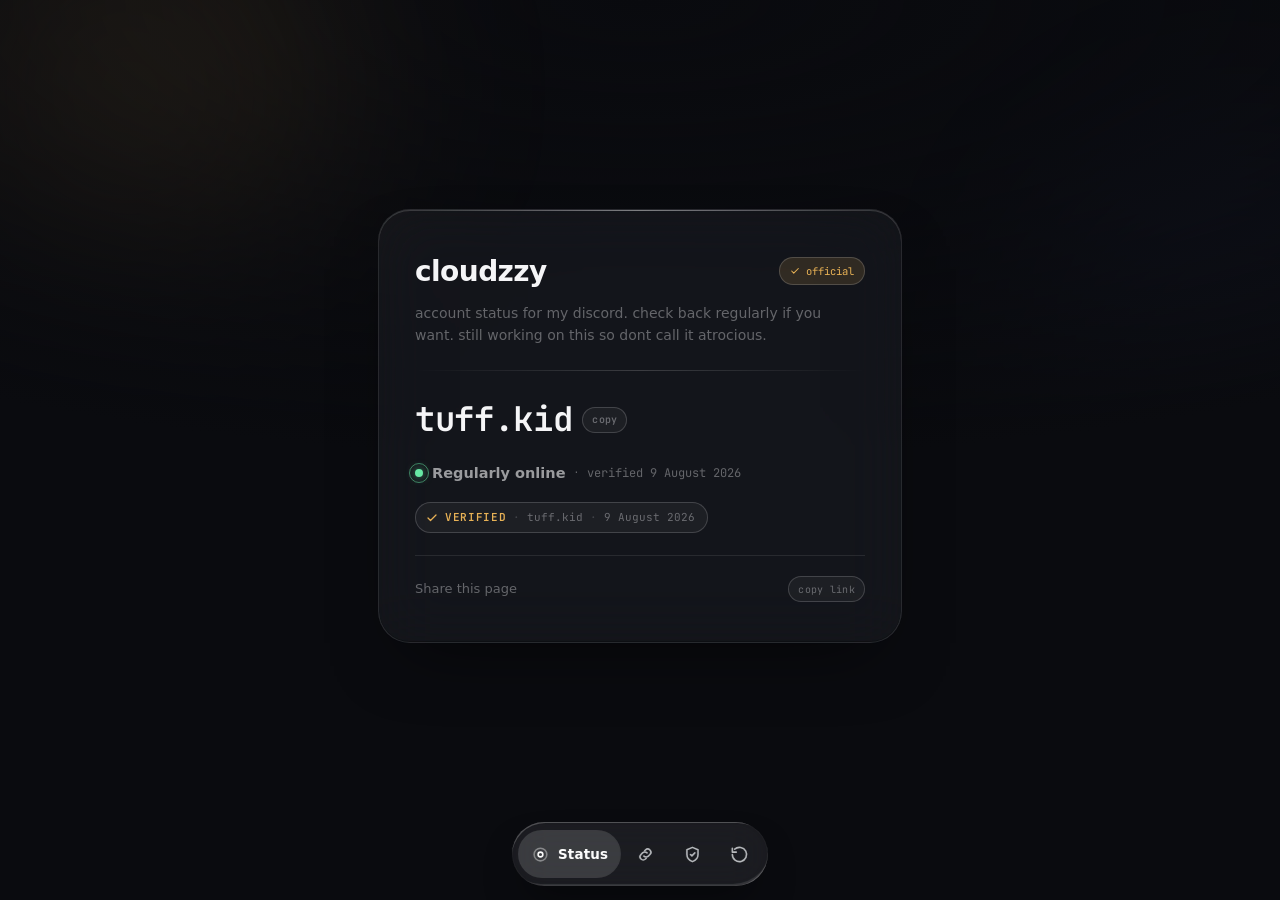
<file: test2/index.html>
<!DOCTYPE html>
<html lang="en">
<head>
<meta charset="UTF-8">
<meta name="viewport" content="width=device-width, initial-scale=1.0, viewport-fit=cover">
<title>cloudzzy — identity &amp; status</title>
<meta name="description" content="Official identity and Discord status record for cloudzzy.">
<meta name="theme-color" content="#0a0b0f">

<link rel="preconnect" href="https://fonts.googleapis.com">
<link rel="preconnect" href="https://fonts.gstatic.com" crossorigin>
<link href="https://fonts.googleapis.com/css2?family=JetBrains+Mono:wght@400;500;600&display=swap" rel="stylesheet">

<link rel="stylesheet" href="style.css">
</head>
<body>

<div class="ambient" aria-hidden="true">
  <span class="a1"></span>
  <span class="a2"></span>
  <span class="a3"></span>
</div>

<div class="page">
  <div class="shell glass">

    <!-- ==============================================================
         STATUS
         All values here (name, discord username, status text, dates,
         the verify badge, and the share link) are rendered by
         script.js from siteData — see the EDIT THIS SECTION comment
         near the top of that file.
         ============================================================== -->
    <section class="view active" id="status">
      <div class="identity">
        <span class="brand-name" id="brandName"></span>
        <span class="record-chip">
          <svg viewBox="0 0 24 24" fill="none" stroke="currentColor" stroke-width="2.5" stroke-linecap="round" stroke-linejoin="round"><polyline points="20 6 9 17 4 12"/></svg>
          official
        </span>
      </div>

      <p class="tagline">account status for my discord. check back regularly if you want. still working on this so dont call it atrocious.</p>

      <div class="divider"></div>

      <div class="discord-name" id="discordName"></div>

      <div class="status-live" id="statusLive"></div>

      <div class="verify-badge" id="verifyBadge"></div>

      <div class="share-row">
        <span class="share-label">Share this page</span>
        <button class="copy-btn" type="button" id="copyStatusLinkBtn">copy link</button>
      </div>
    </section>

    <!-- ==============================================================
         ACCOUNTS
         Rows are generated by script.js from siteData.accounts (plus
         the Discord row, from siteData.identity.discord).
         ============================================================== -->
    <section class="view" id="accounts">
      <div class="area-heading"><span class="bar"></span><h2>Official accounts</h2></div>

      <div id="accountsList"></div>
    </section>

    <!-- ==============================================================
         VERIFY
         ============================================================== -->
    <section class="view" id="verify">
      <div class="area-heading"><span class="bar"></span><h2>Verification</h2></div>

      <div class="verify-text">
        <p>If my Discord account is ever banned, deleted, hacked, renamed, or replaced, my new account (and active) will always be announced here first.</p>
        <p>If an account, message, or announcement conflicts with the information on here, assume that <strong>this page is correct</strong>, not the account.</p>
      </div>

      <div class="verify-current" id="verifyCurrent"></div>
    </section>

    <!-- ==============================================================
         HISTORY  (change log + previous accounts)
         Both lists are generated by script.js from siteData.changelog
         and siteData.history — see the EDIT THIS SECTION comment in
         script.js to add entries.
         ============================================================== -->
    <section class="view" id="history">
      <div class="area-heading"><span class="bar"></span><h2>Change log</h2></div>

      <div class="log" id="changelogList"></div>

      <div class="sub-divider"></div>

      <div class="area-heading small"><span class="bar"></span><h2>Previous accounts</h2></div>

      <div id="historyList"></div>
    </section>

  </div>
</div>

<!-- ==================================================================
     NAVIGATION — one glass capsule, four items. data-target values
     must match the section ids above (status, accounts, verify,
     history).
     ================================================================== -->
<nav class="navbar" aria-label="Section navigation">
  <div class="nav-pill" aria-hidden="true"></div>
  <div class="nav-travel" aria-hidden="true"><span></span></div>

  <button class="nav-item active" type="button" data-target="status" aria-current="true">
    <span class="nav-icon">
      <svg viewBox="0 0 24 24" fill="none" stroke="currentColor" stroke-width="2" stroke-linecap="round" stroke-linejoin="round"><circle cx="12" cy="12" r="3"/><circle cx="12" cy="12" r="8" opacity="0.4"/></svg>
    </span>
    <span class="nav-label"><span>Status</span></span>
  </button>

  <button class="nav-item" type="button" data-target="accounts" aria-current="false">
    <span class="nav-icon">
      <svg viewBox="0 0 24 24" fill="none" stroke="currentColor" stroke-width="2" stroke-linecap="round" stroke-linejoin="round"><path d="M10 14a4 4 0 0 0 5.66 0l2-2a4 4 0 0 0-5.66-5.66l-1 1"/><path d="M14 10a4 4 0 0 0-5.66 0l-2 2a4 4 0 0 0 5.66 5.66l1-1"/></svg>
    </span>
    <span class="nav-label"><span>Accounts</span></span>
  </button>

  <button class="nav-item" type="button" data-target="verify" aria-current="false">
    <span class="nav-icon">
      <svg viewBox="0 0 24 24" fill="none" stroke="currentColor" stroke-width="2" stroke-linecap="round" stroke-linejoin="round"><path d="M12 3l7 3v6c0 4.5-3 7.5-7 9-4-1.5-7-4.5-7-9V6l7-3z"/><path d="M9.5 12l1.8 1.8L15 10"/></svg>
    </span>
    <span class="nav-label"><span>Verify</span></span>
  </button>

  <button class="nav-item" type="button" data-target="history" aria-current="false">
    <span class="nav-icon">
      <svg viewBox="0 0 24 24" fill="none" stroke="currentColor" stroke-width="2" stroke-linecap="round" stroke-linejoin="round"><path d="M3 12a9 9 0 1 0 3-6.7"/><path d="M3 4v5h5"/></svg>
    </span>
    <span class="nav-label"><span>History</span></span>
  </button>
</nav>

<script src="script.js"></script>
</body>
</html>
</file>
<file: style.css>
* {
  box-sizing: border-box;
}

:root {
  --bg: #0a0b0d;
  --text: #f5f5f5;
}

html {
  min-height: 100%;
  background: var(--bg);
}

body {
  min-height: 100vh;
  min-height: 100svh;
  margin: 0;
  color: var(--text);
  background: var(--bg);
  font-family:
    -apple-system,
    BlinkMacSystemFont,
    "SF Pro Display",
    "SF Pro Text",
    "Helvetica Neue",
    Arial,
    sans-serif;
  -webkit-font-smoothing: antialiased;
  text-rendering: optimizeLegibility;
}

.home {
  min-height: 100vh;
  min-height: 100svh;
  display: grid;
  place-items: center;
  padding: 32px 22px;
}

.hero {
  display: flex;
  flex-direction: column;
  align-items: center;
  text-align: center;
}

/* ==============================================================
   TEXT
   ============================================================== */

.eyebrow {
  margin: 0 0 9px;
  color: rgba(255, 255, 255, 0.52);
  font-size: 14px;
  font-weight: 600;
  letter-spacing: 0.04em;

  animation:
    titleDrop 650ms
    cubic-bezier(0.22, 1, 0.36, 1)
    both;
}

h1 {
  margin: 0;
  font-size: clamp(52px, 10vw, 88px);
  line-height: 0.98;
  font-weight: 600;
  letter-spacing: -0.055em;

  animation:
    titleDrop 650ms 80ms
    cubic-bezier(0.22, 1, 0.36, 1)
    both;
}

/* ==============================================================
   VIEW STATUS — GLASS BUTTON
   ============================================================== */

.status-button {
  position: relative;
  isolation: isolate;

  display: inline-flex;
  align-items: center;
  justify-content: center;
  gap: 10px;

  min-height: 54px;
  margin-top: 34px;
  padding: 0 21px 0 22px;

  overflow: hidden;

  border: 0;
  border-radius: 999px;

  color: #fff;
  background: rgba(190, 190, 194, 0.105);

  backdrop-filter: blur(14px) saturate(150%);
  -webkit-backdrop-filter: blur(14px) saturate(150%);

  box-shadow:
    inset 0 0 0 1px rgba(255, 255, 255, 0.075),
    inset 1.5px 2.5px 0 -1.5px rgba(255, 255, 255, 0.28),
    inset -2px -2px 0 -2px rgba(255, 255, 255, 0.18),
    inset -3px -8px 1px -6px rgba(255, 255, 255, 0.11),
    inset -0.3px -1px 4px rgba(0, 0, 0, 0.16),
    0 14px 34px rgba(0, 0, 0, 0.24);

  text-decoration: none;
  font-size: 14px;
  font-weight: 600;
  letter-spacing: 0.01em;

  /* Entrance animation */
  opacity: 0;
  translate: 0 45px;
  animation:
    buttonRise 700ms 220ms
    cubic-bezier(0.22, 1, 0.36, 1)
    forwards;

  transition:
    transform 400ms cubic-bezier(0.25, 1, 0.5, 1),
    background-color 400ms cubic-bezier(0.25, 1, 0.5, 1),
    box-shadow 400ms cubic-bezier(0.25, 1, 0.5, 1);
}

.status-button::before {
  content: "";

  position: absolute;
  z-index: -1;
  inset: 1px;

  border-radius: inherit;

  background:
    linear-gradient(
      135deg,
      rgba(255, 255, 255, 0.12),
      transparent 38%,
      rgba(255, 255, 255, 0.025) 72%,
      transparent
    );

  opacity: 0.9;
}

.status-button::after {
  content: "";

  position: absolute;
  top: 0;
  left: 16%;

  width: 68%;
  height: 1px;

  border-radius: 99px;

  background: rgba(255, 255, 255, 0.32);
  opacity: 0.75;
}

.status-button svg {
  width: 15px;
  height: 15px;

  fill: none;
  stroke: currentColor;
  stroke-width: 1.8;
  stroke-linecap: round;
  stroke-linejoin: round;

  opacity: 0.72;

  transition:
    transform 400ms cubic-bezier(0.25, 1, 0.5, 1);
}

.status-button:hover {
  transform: translateY(-2px);

  background: rgba(190, 190, 194, 0.14);

  box-shadow:
    inset 0 0 0 1px rgba(255, 255, 255, 0.10),
    inset 1.5px 2.5px 0 -1.5px rgba(255, 255, 255, 0.34),
    inset -2px -2px 0 -2px rgba(255, 255, 255, 0.21),
    inset -3px -8px 1px -6px rgba(255, 255, 255, 0.13),
    inset -0.3px -1px 4px rgba(0, 0, 0, 0.18),
    0 18px 40px rgba(0, 0, 0, 0.30);
}

.status-button:hover svg {
  transform: translate(2px, -2px);
}

.status-button:active {
  transform: scale(0.98);
}

/* ==============================================================
   SUBTLE LINKS
   These appear after the button has finished landing.
   ============================================================== */

.links {
  display: flex;
  align-items: center;
  gap: 10px;

  margin-top: 19px;

  color: rgba(255, 255, 255, 0.25);
  font-size: 12px;
  font-weight: 500;

  opacity: 0;
  transform: translateY(5px);

  animation:
    linksFade 500ms 820ms
    ease
    forwards;
}

.links a {
  color: rgba(255, 255, 255, 0.40);
  text-decoration: none;

  transition: color 180ms ease;
}

.links a:hover {
  color: rgba(255, 255, 255, 0.78);
}

/* ==============================================================
   FOCUS
   ============================================================== */

.status-button:focus-visible,
.links a:focus-visible {
  outline: 2px solid rgba(255, 255, 255, 0.60);
  outline-offset: 4px;
}

/* ==============================================================
   ENTRANCE ANIMATIONS
   ============================================================== */

@keyframes titleDrop {
  from {
    opacity: 0;
    transform: translateY(-28px);
  }

  to {
    opacity: 1;
    transform: translateY(0);
  }
}

@keyframes buttonRise {
  from {
    opacity: 0;
    translate: 0 45px;
  }

  to {
    opacity: 1;
    translate: 0 0;
  }
}

@keyframes linksFade {
  from {
    opacity: 0;
    transform: translateY(5px);
  }

  to {
    opacity: 1;
    transform: translateY(0);
  }
}

/* ==============================================================
   MOBILE
   ============================================================== */

@media (max-width: 520px) {
  .home {
    padding: 24px 18px;
  }

  h1 {
    font-size: clamp(50px, 18vw, 72px);
  }

  .status-button {
    margin-top: 30px;
  }
}

/* ==============================================================
   ACCESSIBILITY
   ============================================================== */

@media (prefers-reduced-motion: reduce) {
  .eyebrow,
  h1,
  .status-button,
  .links {
    animation: none;
    opacity: 1;
    translate: 0 0;
    transform: none;
  }

  .status-button,
  .status-button svg,
  .links a {
    transition: none;
  }
}
</file>
<file: message/style.css>
/* ====================================================================
   TOKENS
   ==================================================================== */
:root{
  --bg-base:        #0a0b0f;

  --glass:          rgba(255, 255, 255, 0.045);
  --glass-strong:   rgba(255, 255, 255, 0.075);
  --glass-border:   rgba(255, 255, 255, 0.09);
  --glass-border-strong: rgba(255, 255, 255, 0.17);
  --glass-highlight:rgba(255, 255, 255, 0.16);
  --glass-blur:     30px;

  --text:           #f5f5f7;
  --text-secondary: rgba(245, 245, 247, 0.60);
  --text-tertiary:  rgba(245, 245, 247, 0.36);

  --accent:         #e8b256;
  --accent-soft:    rgba(232, 178, 86, 0.14);
  --online:         #67e8a4;

  --radius-shell: 32px;
  --radius-md: 16px;
  --radius-pill: 999px;

  --mono: 'JetBrains Mono', ui-monospace, SFMono-Regular, Menlo, Consolas, monospace;
  --sans: -apple-system, BlinkMacSystemFont, 'SF Pro Text', system-ui, 'Segoe UI', Roboto, Helvetica, Arial, sans-serif;

  --max-width: 560px;
  --ease: cubic-bezier(0.22, 1, 0.36, 1);

  --nav-h: 64px;
  --safe-bottom: env(safe-area-inset-bottom, 0px);
}

/* ====================================================================
   RESET & BASE
   ==================================================================== */
*, *::before, *::after{ box-sizing: border-box; }
html{ -webkit-text-size-adjust: 100%; }

body{
  margin: 0;
  min-height: 100vh;
  background: var(--bg-base);
  color: var(--text);
  font-family: var(--sans);
  font-size: 16px;
  line-height: 1.55;
  -webkit-font-smoothing: antialiased;
  text-rendering: optimizeLegibility;
  overflow-x: hidden;
  position: relative;
}

a{ color: inherit; text-decoration: none; }
h1, h2, h3, p{ margin: 0; }
button{ font: inherit; }

::selection{ background: var(--accent-soft); color: var(--text); }

:focus-visible{
  outline: 2px solid var(--accent);
  outline-offset: 3px;
  border-radius: 8px;
}

/* ====================================================================
   AMBIENT BACKGROUND
   ==================================================================== */
.ambient{
  position: fixed;
  inset: 0;
  z-index: -1;
  overflow: hidden;
  background: var(--bg-base);
}

.ambient span{
  position: absolute;
  border-radius: 50%;
  filter: blur(90px);
  will-change: transform;
}

.ambient .a1{
  width: 620px; height: 620px;
  top: -220px; left: -180px;
  background: radial-gradient(circle, rgba(232,178,86,0.19), transparent 70%);
  animation: drift1 34s var(--ease) infinite alternate;
}
.ambient .a2{
  width: 540px; height: 540px;
  top: 8%; right: -230px;
  background: radial-gradient(circle, rgba(93,120,255,0.14), transparent 70%);
  animation: drift2 40s var(--ease) infinite alternate;
}
.ambient .a3{
  width: 680px; height: 680px;
  bottom: -320px; left: 12%;
  background: radial-gradient(circle, rgba(103,232,164,0.09), transparent 70%);
  animation: drift3 46s var(--ease) infinite alternate;
}
.ambient::after{
  content: "";
  position: absolute;
  inset: 0;
  background: radial-gradient(ellipse 120% 60% at 50% 0%, transparent 0%, var(--bg-base) 85%);
}

@keyframes drift1{ from{ transform: translate(0,0); } to{ transform: translate(40px, 60px); } }
@keyframes drift2{ from{ transform: translate(0,0); } to{ transform: translate(-50px, 40px); } }
@keyframes drift3{ from{ transform: translate(0,0); } to{ transform: translate(30px, -30px); } }

/* ====================================================================
   PAGE / SHELL
   One continuous glass surface. The active view is shown inside it;
   the other views are hidden rather than stacked as separate cards.
   ==================================================================== */
.page{
  max-width: var(--max-width);
  margin: 0 auto;
  padding: clamp(28px, 8vw, 56px) 18px calc(var(--nav-h) + var(--safe-bottom) + 40px);
  min-height: 100vh;
  display: flex;
  align-items: center;
}

.glass{
  position: relative;
  background: var(--glass);
  border: 1px solid var(--glass-border);
  border-radius: var(--radius-shell);
  backdrop-filter: blur(var(--glass-blur)) saturate(160%);
  -webkit-backdrop-filter: blur(var(--glass-blur)) saturate(160%);
  box-shadow:
    0 30px 70px -30px rgba(0, 0, 0, 0.6),
    inset 0 1px 0 var(--glass-highlight),
    inset 0 -1px 0 rgba(0, 0, 0, 0.25);
  overflow: hidden;
}

.glass::before{
  content: "";
  position: absolute;
  top: 0; left: 8%; right: 8%;
  height: 1px;
  background: linear-gradient(90deg, transparent, rgba(255,255,255,0.35), transparent);
  pointer-events: none;
}

.shell{
  width: 100%;
  padding: clamp(28px, 7vw, 40px) clamp(24px, 6vw, 36px);
}

/* ====================================================================
   VIEWS — one shown at a time, subtle crossfade between them
   ==================================================================== */
.view{
  display: none;
}

.view.active{
  display: block;
  animation: view-in 0.4s var(--ease) both;
}

@keyframes view-in{
  from{ opacity: 0; transform: translateY(8px); }
  to{   opacity: 1; transform: translateY(0); }
}

.area-heading{
  display: flex;
  align-items: center;
  gap: 10px;
  margin-bottom: 18px;
}

.area-heading.small{ margin-bottom: 14px; }

.area-heading .bar{
  width: 3px;
  height: 15px;
  border-radius: 2px;
  background: linear-gradient(180deg, var(--accent), transparent);
  flex-shrink: 0;
}

.area-heading h2{
  font-family: var(--mono);
  font-size: 11.5px;
  font-weight: 600;
  letter-spacing: 0.16em;
  text-transform: uppercase;
  color: var(--text-tertiary);
}

/* ---- Status view ---- */
.identity{
  display: flex;
  align-items: center;
  justify-content: space-between;
  gap: 12px;
}

.brand-name{
  font-size: clamp(24px, 6vw, 28px);
  font-weight: 700;
  letter-spacing: -0.02em;
}

.record-chip{
  display: inline-flex;
  align-items: center;
  gap: 6px;
  font-family: var(--mono);
  font-size: 10.5px;
  color: var(--accent);
  border: 1px solid var(--glass-border-strong);
  background: var(--accent-soft);
  padding: 5px 10px;
  border-radius: var(--radius-pill);
  white-space: nowrap;
  flex-shrink: 0;
}

.record-chip svg{ width: 10px; height: 10px; flex-shrink: 0; }

.tagline{
  font-size: 14px;
  color: var(--text-tertiary);
  max-width: 50ch;
  margin-top: 10px;
}

.divider{
  height: 1px;
  margin: 24px 0 22px;
  background: linear-gradient(90deg, transparent, var(--glass-border-strong), transparent);
}

.sub-divider{
  height: 1px;
  margin: 24px 0;
  background: var(--glass-border);
}

.discord-name{
  font-family: var(--mono);
  font-size: clamp(28px, 8vw, 34px);
  font-weight: 600;
  letter-spacing: -0.01em;
  display: inline-flex;
  align-items: center;
  gap: 10px;
}

.copy-btn{
  border: 1px solid var(--glass-border-strong);
  background: var(--glass);
  color: var(--text-tertiary);
  font-family: var(--mono);
  font-size: 10px;
  letter-spacing: 0.03em;
  padding: 4px 9px;
  border-radius: var(--radius-pill);
  cursor: pointer;
  transition: color 0.2s var(--ease), border-color 0.2s var(--ease), background 0.2s var(--ease);
  min-height: 26px;
}

.copy-btn:hover, .copy-btn:focus-visible{
  color: var(--accent);
  border-color: var(--accent);
  background: var(--accent-soft);
}

.status-live{
  display: flex;
  align-items: center;
  gap: 9px;
  margin-top: 16px;
  flex-wrap: wrap;
}

.status-dot{
  position: relative;
  width: 8px;
  height: 8px;
  border-radius: 50%;
  background: var(--online);
  box-shadow: 0 0 10px rgba(103, 232, 164, 0.7);
  flex-shrink: 0;
}

.status-dot::after{
  content: "";
  position: absolute;
  inset: -6px;
  border-radius: 50%;
  border: 1px solid var(--online);
  opacity: 0.5;
  animation: pulse 2.6s ease-out infinite;
}

@keyframes pulse{
  0%   { transform: scale(0.55); opacity: 0.55; }
  100% { transform: scale(2); opacity: 0; }
}

.status-live .label{ font-size: 14.5px; font-weight: 550; color: var(--text-secondary); }
.status-live .sep{ color: var(--text-tertiary); font-size: 12px; }
.status-live .verified{ font-family: var(--mono); font-size: 12px; color: var(--text-tertiary); }

/* ---- Verify badge + share row (Status view) ---- */
.verify-badge{
  display: inline-flex;
  align-items: center;
  gap: 7px;
  margin-top: 18px;
  padding: 6px 12px 6px 10px;
  border: 1px solid var(--glass-border-strong);
  background: var(--glass);
  border-radius: var(--radius-pill);
  font-family: var(--mono);
  font-size: 11px;
  color: var(--text-tertiary);
}

.verify-badge svg{ width: 12px; height: 12px; color: var(--accent); flex-shrink: 0; }

.verify-badge .vb-label{
  color: var(--accent);
  letter-spacing: 0.06em;
  text-transform: uppercase;
  font-weight: 600;
}

.verify-badge .sep{ color: var(--glass-border-strong); }

.share-row{
  display: flex;
  align-items: center;
  justify-content: space-between;
  gap: 12px;
  margin-top: 22px;
  padding-top: 20px;
  border-top: 1px solid var(--glass-border);
}

.share-label{ font-size: 13px; color: var(--text-tertiary); }

/* ---- Verify view current-account line ---- */
.verify-current{
  margin-top: 18px;
  font-family: var(--mono);
  font-size: 12.5px;
  color: var(--text-tertiary);
}

.verify-current strong{ color: var(--text-secondary); font-weight: 600; }

/* ---- Contact trigger (Status view) ---- */
.contact-block{
  margin-top: 20px;
  padding-top: 20px;
  border-top: 1px solid var(--glass-border);
}

.contact-title{
  display: block;
  font-size: 14px;
  font-weight: 600;
  color: var(--text-secondary);
}

.contact-sub{
  display: block;
  margin-top: 4px;
  font-size: 12.5px;
  color: var(--text-tertiary);
  max-width: 44ch;
}

.btn-primary{
  appearance: none;
  border: 1px solid rgba(232, 178, 86, 0.45);
  background: var(--accent-soft);
  color: var(--accent);
  font: inherit;
  font-weight: 600;
  font-size: 13.5px;
  padding: 10px 18px;
  border-radius: var(--radius-pill);
  cursor: pointer;
  transition: background 0.2s var(--ease), border-color 0.2s var(--ease), opacity 0.2s var(--ease), transform 0.15s var(--ease);
}

.contact-block .btn-primary{ margin-top: 14px; }

.btn-primary:hover{ background: rgba(232, 178, 86, 0.24); }
.btn-primary:active{ transform: scale(0.97); }
.btn-primary:disabled{ opacity: 0.55; cursor: default; transform: none; }

/* ---- Contact modal ---- */
.modal-backdrop{
  position: fixed;
  inset: 0;
  z-index: 50;
  display: flex;
  align-items: center;
  justify-content: center;
  padding: 20px;
  padding-bottom: calc(20px + var(--nav-h) + var(--safe-bottom));
  background: rgba(5, 6, 8, 0.55);
  backdrop-filter: blur(6px);
  -webkit-backdrop-filter: blur(6px);
  opacity: 0;
  visibility: hidden;
  pointer-events: none;
  transition: opacity 0.25s var(--ease), visibility 0.25s var(--ease);
}

.modal-backdrop.open{
  opacity: 1;
  visibility: visible;
  pointer-events: auto;
}

.modal-panel{
  width: 100%;
  max-width: 400px;
  max-height: 100%;
  overflow-y: auto;
  padding: clamp(22px, 5vw, 28px);
  border-radius: 24px;
  transform: translateY(12px) scale(0.98);
  opacity: 0;
  transition: transform 0.3s var(--ease), opacity 0.3s var(--ease);
}

.modal-backdrop.open .modal-panel{
  transform: none;
  opacity: 1;
}

.modal-head{
  display: flex;
  align-items: center;
  justify-content: space-between;
  margin-bottom: 18px;
}

.modal-head h3{
  font-size: 16px;
  font-weight: 700;
  letter-spacing: -0.01em;
}

.modal-close{
  appearance: none;
  border: 1px solid var(--glass-border-strong);
  background: var(--glass);
  color: var(--text-tertiary);
  width: 28px;
  height: 28px;
  border-radius: 50%;
  display: flex;
  align-items: center;
  justify-content: center;
  cursor: pointer;
  flex-shrink: 0;
  transition: color 0.2s var(--ease), border-color 0.2s var(--ease), background 0.2s var(--ease);
}

.modal-close svg{ width: 13px; height: 13px; }

.modal-close:hover, .modal-close:focus-visible{
  color: var(--accent);
  border-color: var(--accent);
  background: var(--accent-soft);
}

.field{ margin-bottom: 14px; }

.field label{
  display: block;
  font-family: var(--mono);
  font-size: 11px;
  letter-spacing: 0.05em;
  text-transform: uppercase;
  color: var(--text-tertiary);
  margin-bottom: 6px;
}

.field label .optional{
  text-transform: none;
  letter-spacing: 0;
  font-family: var(--sans);
  font-size: 11px;
  opacity: 0.75;
}

.field input, .field textarea{
  width: 100%;
  background: var(--glass);
  border: 1px solid var(--glass-border);
  border-radius: var(--radius-md);
  padding: 10px 12px;
  color: var(--text);
  font: inherit;
  font-size: 14px;
  resize: vertical;
  transition: border-color 0.2s var(--ease), background 0.2s var(--ease);
}

.field input::placeholder, .field textarea::placeholder{ color: var(--text-tertiary); }

.field input:focus, .field textarea:focus{
  outline: none;
  border-color: var(--accent);
  background: var(--glass-strong);
}

.field textarea{ min-height: 96px; }

.form-status{
  min-height: 16px;
  font-size: 12.5px;
  margin: 2px 0 14px;
  color: var(--text-tertiary);
}

.form-status[data-state="error"]{ color: #ef8b8b; }

.form-actions{ display: flex; justify-content: flex-end; }

.modal-success{
  text-align: center;
  padding: 10px 4px 4px;
  display: flex;
  flex-direction: column;
  align-items: center;
  gap: 10px;
}

.modal-success[hidden]{ display: none; }

.modal-success svg{ width: 30px; height: 30px; color: var(--online); }

.modal-success p{ font-size: 15px; font-weight: 600; color: var(--text); }

/* ---- Accounts view ---- */
.link-row{
  display: flex;
  align-items: center;
  justify-content: space-between;
  gap: 14px;
  padding: 13px 10px;
  margin: 0 -10px;
  border-radius: var(--radius-md);
  transition: background 0.25s var(--ease);
}

a.link-row:hover, a.link-row:focus-visible{ background: var(--glass-strong); }

.link-left{ display: flex; align-items: baseline; gap: 13px; min-width: 0; }

.link-name{
  font-size: 13px;
  color: var(--text-secondary);
  width: 70px;
  flex-shrink: 0;
}

.link-value{
  font-family: var(--mono);
  font-size: 13.5px;
  color: var(--text);
  white-space: nowrap;
  overflow: hidden;
  text-overflow: ellipsis;
}

.link-arrow{
  color: var(--text-tertiary);
  flex-shrink: 0;
  transition: transform 0.25s var(--ease), color 0.25s var(--ease);
}

a.link-row:hover .link-arrow{ transform: translate(2px, -2px); color: var(--accent); }

/* ---- Verify view ---- */
.verify-text p{ color: var(--text-secondary); font-size: 14.5px; max-width: 52ch; }
.verify-text p + p{ margin-top: 12px; }
.verify-text strong{ color: var(--text); font-weight: 650; }

/* ---- History view ---- */
.log{ position: relative; padding-left: 20px; }

.log::before{
  content: "";
  position: absolute;
  left: 3px;
  top: 6px;
  bottom: 6px;
  width: 1px;
  background: linear-gradient(180deg, var(--glass-border-strong), transparent);
}

.log-entry{ position: relative; padding-bottom: 18px; }
.log-entry:last-child{ padding-bottom: 0; }

.log-entry::before{
  content: "";
  position: absolute;
  left: -20px;
  top: 5px;
  width: 8px;
  height: 8px;
  border-radius: 50%;
  background: var(--bg-base);
  border: 1px solid var(--accent);
  box-shadow: 0 0 0 3px rgba(232, 178, 86, 0.1);
}

.log-date{ font-family: var(--mono); font-size: 11.5px; color: var(--accent); }
.log-text{ margin-top: 4px; font-size: 14px; color: var(--text-secondary); }

.prev-empty{ font-family: var(--mono); font-size: 12.5px; color: var(--text-tertiary); }
.prev-list{ display: grid; gap: 8px; }

.prev-row{
  display: flex;
  justify-content: space-between;
  gap: 12px;
  font-family: var(--mono);
  font-size: 13px;
  color: var(--text-secondary);
}

.prev-row .reason{ color: var(--text-tertiary); }

/* ====================================================================
   NAVIGATION
   Adapted from the supplied TaleMods navbar technique: translucent
   capsule, inset highlights, a pill that slides between items, and
   a label that expands only for the active item.
   ==================================================================== */
.navbar{
  --c-glass: #bbbbbc;
  --c-light: #fff;
  --c-dark: #000;
  --glass-reflex-light: 0.3;
  --saturation: 150%;

  position: fixed;
  z-index: 1000;
  bottom: calc(14px + var(--safe-bottom));
  left: 50%;
  translate: -50%;
  display: flex;
  align-items: center;
  gap: 2px;
  height: var(--nav-h);
  max-width: calc(100vw - 24px);
  padding: 0 6px;
  border: none;
  border-radius: 99em;
  background-color: rgba(187, 187, 188, 0.10);
  background-color: color-mix(in srgb, var(--c-glass) 10%, transparent);
  backdrop-filter: blur(20px) saturate(var(--saturation));
  -webkit-backdrop-filter: blur(20px) saturate(var(--saturation));
  box-shadow:
    inset 0 0 0 1px color-mix(in srgb, var(--c-light) calc(var(--glass-reflex-light) * 10%), transparent),
    inset 1.8px 3px 0px -2px color-mix(in srgb, var(--c-light) calc(var(--glass-reflex-light) * 70%), transparent),
    inset -2px -2px 0px -2px color-mix(in srgb, var(--c-light) calc(var(--glass-reflex-light) * 60%), transparent),
    inset -3px -8px 1px -6px color-mix(in srgb, var(--c-light) calc(var(--glass-reflex-light) * 40%), transparent),
    inset -0.3px -1px 4px 0px color-mix(in srgb, var(--c-dark) 10%, transparent),
    0 20px 40px -16px rgba(0, 0, 0, 0.55);
}

.nav-item{
  position: relative;
  z-index: 1;
  display: flex;
  flex-direction: row;
  align-items: center;
  justify-content: center;
  height: 48px;
  color: #b7b9bd;
  text-decoration: none;
  font-size: 14px;
  font-weight: 600;
  letter-spacing: 0.01em;
  padding: 0 13px;
  border: none;
  border-radius: 99em;
  cursor: pointer;
  background-color: transparent;
  transition:
    color 0.45s cubic-bezier(0.25, 1, 0.5, 1),
    background-color 0.45s cubic-bezier(0.25, 1, 0.5, 1);
  -webkit-tap-highlight-color: transparent;
  user-select: none;
}

.nav-item:active{ opacity: 0.7; }

.nav-item.active{ color: #ffffff; }

.nav-icon{
  display: flex;
  align-items: center;
  justify-content: center;
  flex-shrink: 0;
}

.nav-icon svg{ width: 19px; height: 19px; }

.nav-label{
  max-width: 0;
  overflow: hidden;
  min-width: 0;
  margin-left: 0;
  line-height: 1;
  pointer-events: none;
  transition: max-width 0.45s cubic-bezier(0.25, 1, 0.5, 1), margin-left 0.45s cubic-bezier(0.25, 1, 0.5, 1);
}

.nav-label > span{
  display: inline-block;
  white-space: nowrap;
  font-size: 13.5px;
  font-weight: 600;
}

.nav-item.active .nav-label{
  max-width: 120px;
  margin-left: 8px;
}

.nav-pill{
  position: absolute;
  z-index: 0;
  top: 8px;
  bottom: 8px;
  left: 0;
  width: 0;
  border-radius: 99em;
  background-color: rgba(255, 255, 255, 0.14);
  opacity: 0;
  transform: translateX(0);
  transition:
    transform 0.4s cubic-bezier(0.3, 1, 0.5, 1),
    width 0.4s cubic-bezier(0.3, 1, 0.5, 1),
    opacity 0.2s ease;
  pointer-events: none;
}

.nav-travel{
  position: absolute;
  z-index: 2;
  top: 0;
  bottom: 0;
  left: 0;
  display: flex;
  align-items: center;
  gap: 8px;
  padding: 0 13px;
  transform: translateX(0);
  opacity: 0;
  transition:
    transform 0.4s cubic-bezier(0.3, 1, 0.5, 1),
    opacity 0.18s ease;
  pointer-events: none;
  white-space: nowrap;
  font-size: 13.5px;
  font-weight: 600;
  color: #ffffff;
}

.nav-item:focus-visible{
  outline: 2px solid var(--accent);
  outline-offset: 2px;
}

/* Used briefly and synchronously by script.js to measure a nav item's
   true expanded width without its label transition being mid-flight.
   Never visible — added and removed within a single JS tick. */
.navbar.no-anim,
.navbar.no-anim *{
  transition: none !important;
}

/* ====================================================================
   REDUCED MOTION
   ==================================================================== */
@media (prefers-reduced-motion: reduce){
  *{ animation: none !important; transition: none !important; }
  .ambient span{ display: none; }
}

/* ====================================================================
   RESPONSIVE
   ==================================================================== */
@media (max-width: 480px){
  :root{ --glass-blur: 22px; --radius-shell: 26px; --nav-h: 60px; }
  .ambient span{ filter: blur(60px); }
  .link-name{ width: 62px; font-size: 12px; }
  .nav-item{ padding: 0 11px; height: 44px; }
  .nav-icon svg{ width: 18px; height: 18px; }
  .nav-item.active .nav-label{ max-width: 96px; }
}

@media (min-width: 481px) and (max-width: 900px){
  :root{ --max-width: 620px; }
}
</file>
<file: prerelease/style.css>
/* ====================================================================
   TOKENS
   ==================================================================== */
:root{
  --bg-base:        #0a0b0f;

  --glass:          rgba(255, 255, 255, 0.045);
  --glass-strong:   rgba(255, 255, 255, 0.075);
  --glass-border:   rgba(255, 255, 255, 0.09);
  --glass-border-strong: rgba(255, 255, 255, 0.17);
  --glass-highlight:rgba(255, 255, 255, 0.16);
  --glass-blur:     30px;

  --text:           #f5f5f7;
  --text-secondary: rgba(245, 245, 247, 0.60);
  --text-tertiary:  rgba(245, 245, 247, 0.36);

  --accent:         #e8b256;
  --accent-soft:    rgba(232, 178, 86, 0.14);
  --online:         #67e8a4;

  --radius-shell: 32px;
  --radius-md: 16px;
  --radius-pill: 999px;

  --mono: 'JetBrains Mono', ui-monospace, SFMono-Regular, Menlo, Consolas, monospace;
  --sans: -apple-system, BlinkMacSystemFont, 'SF Pro Text', system-ui, 'Segoe UI', Roboto, Helvetica, Arial, sans-serif;

  --max-width: 560px;
  --ease: cubic-bezier(0.22, 1, 0.36, 1);

  --nav-h: 64px;
  --safe-bottom: env(safe-area-inset-bottom, 0px);
}

/* ====================================================================
   RESET & BASE
   ==================================================================== */
*, *::before, *::after{ box-sizing: border-box; }
html{ -webkit-text-size-adjust: 100%; }

body{
  margin: 0;
  min-height: 100vh;
  background: var(--bg-base);
  color: var(--text);
  font-family: var(--sans);
  font-size: 16px;
  line-height: 1.55;
  -webkit-font-smoothing: antialiased;
  text-rendering: optimizeLegibility;
  overflow-x: hidden;
  position: relative;
}

a{ color: inherit; text-decoration: none; }
h1, h2, h3, p{ margin: 0; }
button{ font: inherit; }

::selection{ background: var(--accent-soft); color: var(--text); }

:focus-visible{
  outline: 2px solid var(--accent);
  outline-offset: 3px;
  border-radius: 8px;
}

/* ====================================================================
   AMBIENT BACKGROUND
   ==================================================================== */
.ambient{
  position: fixed;
  inset: 0;
  z-index: -1;
  overflow: hidden;
  background: var(--bg-base);
}

.ambient span{
  position: absolute;
  border-radius: 50%;
  filter: blur(90px);
  will-change: transform;
}

.ambient .a1{
  width: 620px; height: 620px;
  top: -220px; left: -180px;
  background: radial-gradient(circle, rgba(232,178,86,0.19), transparent 70%);
  animation: drift1 34s var(--ease) infinite alternate;
}
.ambient .a2{
  width: 540px; height: 540px;
  top: 8%; right: -230px;
  background: radial-gradient(circle, rgba(93,120,255,0.14), transparent 70%);
  animation: drift2 40s var(--ease) infinite alternate;
}
.ambient .a3{
  width: 680px; height: 680px;
  bottom: -320px; left: 12%;
  background: radial-gradient(circle, rgba(103,232,164,0.09), transparent 70%);
  animation: drift3 46s var(--ease) infinite alternate;
}
.ambient::after{
  content: "";
  position: absolute;
  inset: 0;
  background: radial-gradient(ellipse 120% 60% at 50% 0%, transparent 0%, var(--bg-base) 85%);
}

@keyframes drift1{ from{ transform: translate(0,0); } to{ transform: translate(40px, 60px); } }
@keyframes drift2{ from{ transform: translate(0,0); } to{ transform: translate(-50px, 40px); } }
@keyframes drift3{ from{ transform: translate(0,0); } to{ transform: translate(30px, -30px); } }

/* ====================================================================
   PAGE / SHELL
   One continuous glass surface. The active view is shown inside it;
   the other views are hidden rather than stacked as separate cards.
   ==================================================================== */
.page{
  max-width: var(--max-width);
  margin: 0 auto;
  padding: clamp(28px, 8vw, 56px) 18px calc(var(--nav-h) + var(--safe-bottom) + 40px);
  min-height: 100vh;
  display: flex;
  align-items: center;
}

.glass{
  position: relative;
  background: var(--glass);
  border: 1px solid var(--glass-border);
  border-radius: var(--radius-shell);
  backdrop-filter: blur(var(--glass-blur)) saturate(160%);
  -webkit-backdrop-filter: blur(var(--glass-blur)) saturate(160%);
  box-shadow:
    0 30px 70px -30px rgba(0, 0, 0, 0.6),
    inset 0 1px 0 var(--glass-highlight),
    inset 0 -1px 0 rgba(0, 0, 0, 0.25);
  overflow: hidden;
}

.glass::before{
  content: "";
  position: absolute;
  top: 0; left: 8%; right: 8%;
  height: 1px;
  background: linear-gradient(90deg, transparent, rgba(255,255,255,0.35), transparent);
  pointer-events: none;
}

.shell{
  width: 100%;
  padding: clamp(28px, 7vw, 40px) clamp(24px, 6vw, 36px);
}

/* ====================================================================
   VIEWS — one shown at a time, subtle crossfade between them
   ==================================================================== */
.view{
  display: none;
}

.view.active{
  display: block;
  animation: view-in 0.4s var(--ease) both;
}

@keyframes view-in{
  from{ opacity: 0; transform: translateY(8px); }
  to{   opacity: 1; transform: translateY(0); }
}

.area-heading{
  display: flex;
  align-items: center;
  gap: 10px;
  margin-bottom: 18px;
}

.area-heading.small{ margin-bottom: 14px; }

.area-heading .bar{
  width: 3px;
  height: 15px;
  border-radius: 2px;
  background: linear-gradient(180deg, var(--accent), transparent);
  flex-shrink: 0;
}

.area-heading h2{
  font-family: var(--mono);
  font-size: 11.5px;
  font-weight: 600;
  letter-spacing: 0.16em;
  text-transform: uppercase;
  color: var(--text-tertiary);
}

/* ---- Status view ---- */
.identity{
  display: flex;
  align-items: center;
  justify-content: space-between;
  gap: 12px;
}

.brand-name{
  font-size: clamp(24px, 6vw, 28px);
  font-weight: 700;
  letter-spacing: -0.02em;
}

.record-chip{
  display: inline-flex;
  align-items: center;
  gap: 6px;
  font-family: var(--mono);
  font-size: 10.5px;
  color: var(--accent);
  border: 1px solid var(--glass-border-strong);
  background: var(--accent-soft);
  padding: 5px 10px;
  border-radius: var(--radius-pill);
  white-space: nowrap;
  flex-shrink: 0;
}

.record-chip svg{ width: 10px; height: 10px; flex-shrink: 0; }

.tagline{
  font-size: 14px;
  color: var(--text-tertiary);
  max-width: 50ch;
  margin-top: 10px;
}

.divider{
  height: 1px;
  margin: 24px 0 22px;
  background: linear-gradient(90deg, transparent, var(--glass-border-strong), transparent);
}

.sub-divider{
  height: 1px;
  margin: 24px 0;
  background: var(--glass-border);
}

.discord-name{
  font-family: var(--mono);
  font-size: clamp(28px, 8vw, 34px);
  font-weight: 600;
  letter-spacing: -0.01em;
  display: inline-flex;
  align-items: center;
  gap: 10px;
}

.copy-btn{
  border: 1px solid var(--glass-border-strong);
  background: var(--glass);
  color: var(--text-tertiary);
  font-family: var(--mono);
  font-size: 10px;
  letter-spacing: 0.03em;
  padding: 4px 9px;
  border-radius: var(--radius-pill);
  cursor: pointer;
  transition: color 0.2s var(--ease), border-color 0.2s var(--ease), background 0.2s var(--ease);
  min-height: 26px;
}

.copy-btn:hover, .copy-btn:focus-visible{
  color: var(--accent);
  border-color: var(--accent);
  background: var(--accent-soft);
}

.status-live{
  display: flex;
  align-items: center;
  gap: 9px;
  margin-top: 16px;
  flex-wrap: wrap;
}

.status-dot{
  position: relative;
  width: 8px;
  height: 8px;
  border-radius: 50%;
  background: var(--online);
  box-shadow: 0 0 10px rgba(103, 232, 164, 0.7);
  flex-shrink: 0;
}

.status-dot::after{
  content: "";
  position: absolute;
  inset: -6px;
  border-radius: 50%;
  border: 1px solid var(--online);
  opacity: 0.5;
  animation: pulse 2.6s ease-out infinite;
}

@keyframes pulse{
  0%   { transform: scale(0.55); opacity: 0.55; }
  100% { transform: scale(2); opacity: 0; }
}

.status-live .label{ font-size: 14.5px; font-weight: 550; color: var(--text-secondary); }
.status-live .sep{ color: var(--text-tertiary); font-size: 12px; }
.status-live .verified{ font-family: var(--mono); font-size: 12px; color: var(--text-tertiary); }

/* ---- Accounts view ---- */
.link-row{
  display: flex;
  align-items: center;
  justify-content: space-between;
  gap: 14px;
  padding: 13px 10px;
  margin: 0 -10px;
  border-radius: var(--radius-md);
  transition: background 0.25s var(--ease);
}

a.link-row:hover, a.link-row:focus-visible{ background: var(--glass-strong); }

.link-left{ display: flex; align-items: baseline; gap: 13px; min-width: 0; }

.link-name{
  font-size: 13px;
  color: var(--text-secondary);
  width: 70px;
  flex-shrink: 0;
}

.link-value{
  font-family: var(--mono);
  font-size: 13.5px;
  color: var(--text);
  white-space: nowrap;
  overflow: hidden;
  text-overflow: ellipsis;
}

.link-arrow{
  color: var(--text-tertiary);
  flex-shrink: 0;
  transition: transform 0.25s var(--ease), color 0.25s var(--ease);
}

a.link-row:hover .link-arrow{ transform: translate(2px, -2px); color: var(--accent); }

/* ---- Verify view ---- */
.verify-text p{ color: var(--text-secondary); font-size: 14.5px; max-width: 52ch; }
.verify-text p + p{ margin-top: 12px; }
.verify-text strong{ color: var(--text); font-weight: 650; }

/* ---- History view ---- */
.log{ position: relative; padding-left: 20px; }

.log::before{
  content: "";
  position: absolute;
  left: 3px;
  top: 6px;
  bottom: 6px;
  width: 1px;
  background: linear-gradient(180deg, var(--glass-border-strong), transparent);
}

.log-entry{ position: relative; padding-bottom: 18px; }
.log-entry:last-child{ padding-bottom: 0; }

.log-entry::before{
  content: "";
  position: absolute;
  left: -20px;
  top: 5px;
  width: 8px;
  height: 8px;
  border-radius: 50%;
  background: var(--bg-base);
  border: 1px solid var(--accent);
  box-shadow: 0 0 0 3px rgba(232, 178, 86, 0.1);
}

.log-date{ font-family: var(--mono); font-size: 11.5px; color: var(--accent); }
.log-text{ margin-top: 4px; font-size: 14px; color: var(--text-secondary); }

.prev-empty{ font-family: var(--mono); font-size: 12.5px; color: var(--text-tertiary); }
.prev-list{ display: grid; gap: 8px; }

.prev-row{
  display: flex;
  justify-content: space-between;
  gap: 12px;
  font-family: var(--mono);
  font-size: 13px;
  color: var(--text-secondary);
}

.prev-row .reason{ color: var(--text-tertiary); }

/* ====================================================================
   NAVIGATION
   Adapted from the supplied TaleMods navbar technique: translucent
   capsule, inset highlights, a pill that slides between items, and
   a label that expands only for the active item.
   ==================================================================== */
.navbar{
  --c-glass: #bbbbbc;
  --c-light: #fff;
  --c-dark: #000;
  --glass-reflex-light: 0.3;
  --saturation: 150%;

  position: fixed;
  z-index: 1000;
  bottom: calc(14px + var(--safe-bottom));
  left: 50%;
  translate: -50%;
  display: flex;
  align-items: center;
  gap: 2px;
  height: var(--nav-h);
  max-width: calc(100vw - 24px);
  padding: 0 6px;
  border: none;
  border-radius: 99em;
  background-color: rgba(187, 187, 188, 0.10);
  background-color: color-mix(in srgb, var(--c-glass) 10%, transparent);
  backdrop-filter: blur(20px) saturate(var(--saturation));
  -webkit-backdrop-filter: blur(20px) saturate(var(--saturation));
  box-shadow:
    inset 0 0 0 1px color-mix(in srgb, var(--c-light) calc(var(--glass-reflex-light) * 10%), transparent),
    inset 1.8px 3px 0px -2px color-mix(in srgb, var(--c-light) calc(var(--glass-reflex-light) * 70%), transparent),
    inset -2px -2px 0px -2px color-mix(in srgb, var(--c-light) calc(var(--glass-reflex-light) * 60%), transparent),
    inset -3px -8px 1px -6px color-mix(in srgb, var(--c-light) calc(var(--glass-reflex-light) * 40%), transparent),
    inset -0.3px -1px 4px 0px color-mix(in srgb, var(--c-dark) 10%, transparent),
    0 20px 40px -16px rgba(0, 0, 0, 0.55);
}

.nav-item{
  position: relative;
  z-index: 1;
  display: flex;
  flex-direction: row;
  align-items: center;
  justify-content: center;
  height: 48px;
  color: #b7b9bd;
  text-decoration: none;
  font-size: 14px;
  font-weight: 600;
  letter-spacing: 0.01em;
  padding: 0 13px;
  border: none;
  border-radius: 99em;
  cursor: pointer;
  background-color: transparent;
  transition:
    color 0.45s cubic-bezier(0.25, 1, 0.5, 1),
    background-color 0.45s cubic-bezier(0.25, 1, 0.5, 1);
  -webkit-tap-highlight-color: transparent;
  user-select: none;
}

.nav-item:active{ opacity: 0.7; }

.nav-item.active{ color: #ffffff; }

.nav-icon{
  display: flex;
  align-items: center;
  justify-content: center;
  flex-shrink: 0;
}

.nav-icon svg{ width: 19px; height: 19px; }

.nav-label{
  max-width: 0;
  overflow: hidden;
  min-width: 0;
  margin-left: 0;
  line-height: 1;
  pointer-events: none;
  transition: max-width 0.45s cubic-bezier(0.25, 1, 0.5, 1), margin-left 0.45s cubic-bezier(0.25, 1, 0.5, 1);
}

.nav-label > span{
  display: inline-block;
  white-space: nowrap;
  font-size: 13.5px;
  font-weight: 600;
}

.nav-item.active .nav-label{
  max-width: 120px;
  margin-left: 8px;
}

.nav-pill{
  position: absolute;
  z-index: 0;
  top: 8px;
  bottom: 8px;
  left: 0;
  width: 0;
  border-radius: 99em;
  background-color: rgba(255, 255, 255, 0.14);
  opacity: 0;
  transform: translateX(0);
  transition:
    transform 0.4s cubic-bezier(0.3, 1, 0.5, 1),
    width 0.4s cubic-bezier(0.3, 1, 0.5, 1),
    opacity 0.2s ease;
  pointer-events: none;
}

.nav-travel{
  position: absolute;
  z-index: 2;
  top: 0;
  bottom: 0;
  left: 0;
  display: flex;
  align-items: center;
  gap: 8px;
  padding: 0 13px;
  transform: translateX(0);
  opacity: 0;
  transition:
    transform 0.4s cubic-bezier(0.3, 1, 0.5, 1),
    opacity 0.18s ease;
  pointer-events: none;
  white-space: nowrap;
  font-size: 13.5px;
  font-weight: 600;
  color: #ffffff;
}

.nav-item:focus-visible{
  outline: 2px solid var(--accent);
  outline-offset: 2px;
}

/* Used briefly and synchronously by script.js to measure a nav item's
   true expanded width without its label transition being mid-flight.
   Never visible — added and removed within a single JS tick. */
.navbar.no-anim,
.navbar.no-anim *{
  transition: none !important;
}

/* ====================================================================
   REDUCED MOTION
   ==================================================================== */
@media (prefers-reduced-motion: reduce){
  *{ animation: none !important; transition: none !important; }
  .ambient span{ display: none; }
}

/* ====================================================================
   RESPONSIVE
   ==================================================================== */
@media (max-width: 480px){
  :root{ --glass-blur: 22px; --radius-shell: 26px; --nav-h: 60px; }
  .ambient span{ filter: blur(60px); }
  .link-name{ width: 62px; font-size: 12px; }
  .nav-item{ padding: 0 11px; height: 44px; }
  .nav-icon svg{ width: 18px; height: 18px; }
  .nav-item.active .nav-label{ max-width: 96px; }
}

@media (min-width: 481px) and (max-width: 900px){
  :root{ --max-width: 620px; }
}
</file>
<file: status/style.css>
/* ====================================================================
   TOKENS
   ==================================================================== */
:root{
  --bg-base:        #0a0b0f;

  --glass:          rgba(255, 255, 255, 0.045);
  --glass-strong:   rgba(255, 255, 255, 0.075);
  --glass-border:   rgba(255, 255, 255, 0.09);
  --glass-border-strong: rgba(255, 255, 255, 0.17);
  --glass-highlight:rgba(255, 255, 255, 0.16);
  --glass-blur:     30px;

  --text:           #f5f5f7;
  --text-secondary: rgba(245, 245, 247, 0.60);
  --text-tertiary:  rgba(245, 245, 247, 0.36);

  --accent:         #e8b256;
  --accent-soft:    rgba(232, 178, 86, 0.14);
  --online:         #67e8a4;

  --radius-shell: 32px;
  --radius-md: 16px;
  --radius-pill: 999px;

  --mono: 'JetBrains Mono', ui-monospace, SFMono-Regular, Menlo, Consolas, monospace;
  --sans: -apple-system, BlinkMacSystemFont, 'SF Pro Text', system-ui, 'Segoe UI', Roboto, Helvetica, Arial, sans-serif;

  --max-width: 560px;
  --ease: cubic-bezier(0.22, 1, 0.36, 1);

  --nav-h: 64px;
  --safe-bottom: env(safe-area-inset-bottom, 0px);
}

/* ====================================================================
   RESET & BASE
   ==================================================================== */
*, *::before, *::after{ box-sizing: border-box; }
html{ -webkit-text-size-adjust: 100%; }

body{
  margin: 0;
  min-height: 100vh;
  background: var(--bg-base);
  color: var(--text);
  font-family: var(--sans);
  font-size: 16px;
  line-height: 1.55;
  -webkit-font-smoothing: antialiased;
  text-rendering: optimizeLegibility;
  overflow-x: hidden;
  position: relative;
}

a{ color: inherit; text-decoration: none; }
h1, h2, h3, p{ margin: 0; }
button{ font: inherit; }

::selection{ background: var(--accent-soft); color: var(--text); }

:focus-visible{
  outline: 2px solid var(--accent);
  outline-offset: 3px;
  border-radius: 8px;
}

/* ====================================================================
   AMBIENT BACKGROUND
   ==================================================================== */
.ambient{
  position: fixed;
  inset: 0;
  z-index: -1;
  overflow: hidden;
  background: var(--bg-base);
}

.ambient span{
  position: absolute;
  border-radius: 50%;
  filter: blur(90px);
  will-change: transform;
}

.ambient .a1{
  width: 620px; height: 620px;
  top: -220px; left: -180px;
  background: radial-gradient(circle, rgba(232,178,86,0.19), transparent 70%);
  animation: drift1 34s var(--ease) infinite alternate;
}
.ambient .a2{
  width: 540px; height: 540px;
  top: 8%; right: -230px;
  background: radial-gradient(circle, rgba(93,120,255,0.14), transparent 70%);
  animation: drift2 40s var(--ease) infinite alternate;
}
.ambient .a3{
  width: 680px; height: 680px;
  bottom: -320px; left: 12%;
  background: radial-gradient(circle, rgba(103,232,164,0.09), transparent 70%);
  animation: drift3 46s var(--ease) infinite alternate;
}
.ambient::after{
  content: "";
  position: absolute;
  inset: 0;
  background: radial-gradient(ellipse 120% 60% at 50% 0%, transparent 0%, var(--bg-base) 85%);
}

@keyframes drift1{ from{ transform: translate(0,0); } to{ transform: translate(40px, 60px); } }
@keyframes drift2{ from{ transform: translate(0,0); } to{ transform: translate(-50px, 40px); } }
@keyframes drift3{ from{ transform: translate(0,0); } to{ transform: translate(30px, -30px); } }

/* ====================================================================
   PAGE / SHELL
   One continuous glass surface. The active view is shown inside it;
   the other views are hidden rather than stacked as separate cards.
   ==================================================================== */
.page{
  max-width: var(--max-width);
  margin: 0 auto;
  padding: clamp(28px, 8vw, 56px) 18px calc(var(--nav-h) + var(--safe-bottom) + 40px);
  min-height: 100vh;
  display: flex;
  align-items: center;
}

.glass{
  position: relative;
  background: var(--glass);
  border: 1px solid var(--glass-border);
  border-radius: var(--radius-shell);
  backdrop-filter: blur(var(--glass-blur)) saturate(160%);
  -webkit-backdrop-filter: blur(var(--glass-blur)) saturate(160%);
  box-shadow:
    0 30px 70px -30px rgba(0, 0, 0, 0.6),
    inset 0 1px 0 var(--glass-highlight),
    inset 0 -1px 0 rgba(0, 0, 0, 0.25);
  overflow: hidden;
}

.glass::before{
  content: "";
  position: absolute;
  top: 0; left: 8%; right: 8%;
  height: 1px;
  background: linear-gradient(90deg, transparent, rgba(255,255,255,0.35), transparent);
  pointer-events: none;
}

.shell{
  width: 100%;
  padding: clamp(28px, 7vw, 40px) clamp(24px, 6vw, 36px);
}

/* ====================================================================
   VIEWS — one shown at a time, subtle crossfade between them
   ==================================================================== */
.view{
  display: none;
}

.view.active{
  display: block;
  animation: view-in 0.4s var(--ease) both;
}

@keyframes view-in{
  from{ opacity: 0; transform: translateY(8px); }
  to{   opacity: 1; transform: translateY(0); }
}

.area-heading{
  display: flex;
  align-items: center;
  gap: 10px;
  margin-bottom: 18px;
}

.area-heading.small{ margin-bottom: 14px; }

.area-heading .bar{
  width: 3px;
  height: 15px;
  border-radius: 2px;
  background: linear-gradient(180deg, var(--accent), transparent);
  flex-shrink: 0;
}

.area-heading h2{
  font-family: var(--mono);
  font-size: 11.5px;
  font-weight: 600;
  letter-spacing: 0.16em;
  text-transform: uppercase;
  color: var(--text-tertiary);
}

/* ---- Status view ---- */
.identity{
  display: flex;
  align-items: center;
  justify-content: space-between;
  gap: 12px;
}

.brand-name{
  font-size: clamp(24px, 6vw, 28px);
  font-weight: 700;
  letter-spacing: -0.02em;
}

.record-chip{
  display: inline-flex;
  align-items: center;
  gap: 6px;
  font-family: var(--mono);
  font-size: 10.5px;
  color: var(--accent);
  border: 1px solid var(--glass-border-strong);
  background: var(--accent-soft);
  padding: 5px 10px;
  border-radius: var(--radius-pill);
  white-space: nowrap;
  flex-shrink: 0;
}

.record-chip svg{ width: 10px; height: 10px; flex-shrink: 0; }

.tagline{
  font-size: 14px;
  color: var(--text-tertiary);
  max-width: 50ch;
  margin-top: 10px;
}

.divider{
  height: 1px;
  margin: 24px 0 22px;
  background: linear-gradient(90deg, transparent, var(--glass-border-strong), transparent);
}

.sub-divider{
  height: 1px;
  margin: 24px 0;
  background: var(--glass-border);
}

.discord-name{
  font-family: var(--mono);
  font-size: clamp(28px, 8vw, 34px);
  font-weight: 600;
  letter-spacing: -0.01em;
  display: inline-flex;
  align-items: center;
  gap: 10px;
}

.copy-btn{
  border: 1px solid var(--glass-border-strong);
  background: var(--glass);
  color: var(--text-tertiary);
  font-family: var(--mono);
  font-size: 10px;
  letter-spacing: 0.03em;
  padding: 4px 9px;
  border-radius: var(--radius-pill);
  cursor: pointer;
  transition: color 0.2s var(--ease), border-color 0.2s var(--ease), background 0.2s var(--ease);
  min-height: 26px;
}

.copy-btn:hover, .copy-btn:focus-visible{
  color: var(--accent);
  border-color: var(--accent);
  background: var(--accent-soft);
}

.status-live{
  display: flex;
  align-items: center;
  gap: 9px;
  margin-top: 16px;
  flex-wrap: wrap;
}

.status-dot{
  position: relative;
  width: 8px;
  height: 8px;
  border-radius: 50%;
  background: var(--online);
  box-shadow: 0 0 10px rgba(103, 232, 164, 0.7);
  flex-shrink: 0;
}

.status-dot::after{
  content: "";
  position: absolute;
  inset: -6px;
  border-radius: 50%;
  border: 1px solid var(--online);
  opacity: 0.5;
  animation: pulse 2.6s ease-out infinite;
}

@keyframes pulse{
  0%   { transform: scale(0.55); opacity: 0.55; }
  100% { transform: scale(2); opacity: 0; }
}

.status-live .label{ font-size: 14.5px; font-weight: 550; color: var(--text-secondary); }
.status-live .sep{ color: var(--text-tertiary); font-size: 12px; }
.status-live .verified{ font-family: var(--mono); font-size: 12px; color: var(--text-tertiary); }

/* ---- Verify badge + share row (Status view) ---- */
.verify-badge{
  display: inline-flex;
  align-items: center;
  gap: 7px;
  margin-top: 18px;
  padding: 6px 12px 6px 10px;
  border: 1px solid var(--glass-border-strong);
  background: var(--glass);
  border-radius: var(--radius-pill);
  font-family: var(--mono);
  font-size: 11px;
  color: var(--text-tertiary);
}

.verify-badge svg{ width: 12px; height: 12px; color: var(--accent); flex-shrink: 0; }

.verify-badge .vb-label{
  color: var(--accent);
  letter-spacing: 0.06em;
  text-transform: uppercase;
  font-weight: 600;
}

.verify-badge .sep{ color: var(--glass-border-strong); }

.share-row{
  display: flex;
  align-items: center;
  justify-content: space-between;
  gap: 12px;
  margin-top: 22px;
  padding-top: 20px;
  border-top: 1px solid var(--glass-border);
}

.share-label{ font-size: 13px; color: var(--text-tertiary); }

/* ---- Verify view current-account line ---- */
.verify-current{
  margin-top: 18px;
  font-family: var(--mono);
  font-size: 12.5px;
  color: var(--text-tertiary);
}

.verify-current strong{ color: var(--text-secondary); font-weight: 600; }

/* ---- Contact trigger (Status view) ---- */
.contact-block{
  margin-top: 20px;
  padding-top: 20px;
  border-top: 1px solid var(--glass-border);
}

.contact-title{
  display: block;
  font-size: 14px;
  font-weight: 600;
  color: var(--text-secondary);
}

.contact-sub{
  display: block;
  margin-top: 4px;
  font-size: 12.5px;
  color: var(--text-tertiary);
  max-width: 44ch;
}

.btn-primary{
  appearance: none;
  border: 1px solid rgba(232, 178, 86, 0.45);
  background: var(--accent-soft);
  color: var(--accent);
  font: inherit;
  font-weight: 600;
  font-size: 13.5px;
  padding: 10px 18px;
  border-radius: var(--radius-pill);
  cursor: pointer;
  transition: background 0.2s var(--ease), border-color 0.2s var(--ease), opacity 0.2s var(--ease), transform 0.15s var(--ease);
}

.contact-block .btn-primary{ margin-top: 14px; }

.btn-primary:hover{ background: rgba(232, 178, 86, 0.24); }
.btn-primary:active{ transform: scale(0.97); }
.btn-primary:disabled{ opacity: 0.55; cursor: default; transform: none; }

/* ---- Contact modal ---- */
.modal-backdrop{
  position: fixed;
  inset: 0;
  z-index: 50;
  display: flex;
  align-items: center;
  justify-content: center;
  padding: 20px;
  padding-bottom: calc(20px + var(--nav-h) + var(--safe-bottom));
  background: rgba(5, 6, 8, 0.55);
  backdrop-filter: blur(6px);
  -webkit-backdrop-filter: blur(6px);
  opacity: 0;
  visibility: hidden;
  pointer-events: none;
  transition: opacity 0.25s var(--ease), visibility 0.25s var(--ease);
}

.modal-backdrop.open{
  opacity: 1;
  visibility: visible;
  pointer-events: auto;
}

.modal-panel{
  width: 100%;
  max-width: 400px;
  max-height: 100%;
  overflow-y: auto;
  padding: clamp(22px, 5vw, 28px);
  border-radius: 24px;
  transform: translateY(12px) scale(0.98);
  opacity: 0;
  transition: transform 0.3s var(--ease), opacity 0.3s var(--ease);
}

.modal-backdrop.open .modal-panel{
  transform: none;
  opacity: 1;
}

.modal-head{
  display: flex;
  align-items: center;
  justify-content: space-between;
  margin-bottom: 18px;
}

.modal-head h3{
  font-size: 16px;
  font-weight: 700;
  letter-spacing: -0.01em;
}

.modal-close{
  appearance: none;
  border: 1px solid var(--glass-border-strong);
  background: var(--glass);
  color: var(--text-tertiary);
  width: 28px;
  height: 28px;
  border-radius: 50%;
  display: flex;
  align-items: center;
  justify-content: center;
  cursor: pointer;
  flex-shrink: 0;
  transition: color 0.2s var(--ease), border-color 0.2s var(--ease), background 0.2s var(--ease);
}

.modal-close svg{ width: 13px; height: 13px; }

.modal-close:hover, .modal-close:focus-visible{
  color: var(--accent);
  border-color: var(--accent);
  background: var(--accent-soft);
}

.field{ margin-bottom: 14px; }

.field label{
  display: block;
  font-family: var(--mono);
  font-size: 11px;
  letter-spacing: 0.05em;
  text-transform: uppercase;
  color: var(--text-tertiary);
  margin-bottom: 6px;
}

.field label .optional{
  text-transform: none;
  letter-spacing: 0;
  font-family: var(--sans);
  font-size: 11px;
  opacity: 0.75;
}

.field input, .field textarea{
  width: 100%;
  background: var(--glass);
  border: 1px solid var(--glass-border);
  border-radius: var(--radius-md);
  padding: 10px 12px;
  color: var(--text);
  font: inherit;
  font-size: 14px;
  resize: vertical;
  transition: border-color 0.2s var(--ease), background 0.2s var(--ease);
}

.field input::placeholder, .field textarea::placeholder{ color: var(--text-tertiary); }

.field input:focus, .field textarea:focus{
  outline: none;
  border-color: var(--accent);
  background: var(--glass-strong);
}

.field textarea{ min-height: 96px; }

.form-status{
  min-height: 16px;
  font-size: 12.5px;
  margin: 2px 0 14px;
  color: var(--text-tertiary);
}

.form-status[data-state="error"]{ color: #ef8b8b; }

.form-actions{ display: flex; justify-content: flex-end; }

.modal-success{
  text-align: center;
  padding: 10px 4px 4px;
  display: flex;
  flex-direction: column;
  align-items: center;
  gap: 10px;
}

.modal-success[hidden]{ display: none; }

.modal-success svg{ width: 30px; height: 30px; color: var(--online); }

.modal-success p{ font-size: 15px; font-weight: 600; color: var(--text); }

/* ---- Accounts view ---- */
.link-row{
  display: flex;
  align-items: center;
  justify-content: space-between;
  gap: 14px;
  padding: 13px 10px;
  margin: 0 -10px;
  border-radius: var(--radius-md);
  transition: background 0.25s var(--ease);
}

a.link-row:hover, a.link-row:focus-visible{ background: var(--glass-strong); }

.link-left{ display: flex; align-items: baseline; gap: 13px; min-width: 0; }

.link-name{
  font-size: 13px;
  color: var(--text-secondary);
  width: 70px;
  flex-shrink: 0;
}

.link-value{
  font-family: var(--mono);
  font-size: 13.5px;
  color: var(--text);
  white-space: nowrap;
  overflow: hidden;
  text-overflow: ellipsis;
}

.link-arrow{
  color: var(--text-tertiary);
  flex-shrink: 0;
  transition: transform 0.25s var(--ease), color 0.25s var(--ease);
}

a.link-row:hover .link-arrow{ transform: translate(2px, -2px); color: var(--accent); }

/* ---- Verify view ---- */
.verify-text p{ color: var(--text-secondary); font-size: 14.5px; max-width: 52ch; }
.verify-text p + p{ margin-top: 12px; }
.verify-text strong{ color: var(--text); font-weight: 650; }

/* ---- History view ---- */
.log{ position: relative; padding-left: 20px; }

.log::before{
  content: "";
  position: absolute;
  left: 3px;
  top: 6px;
  bottom: 6px;
  width: 1px;
  background: linear-gradient(180deg, var(--glass-border-strong), transparent);
}

.log-entry{ position: relative; padding-bottom: 18px; }
.log-entry:last-child{ padding-bottom: 0; }

.log-entry::before{
  content: "";
  position: absolute;
  left: -20px;
  top: 5px;
  width: 8px;
  height: 8px;
  border-radius: 50%;
  background: var(--bg-base);
  border: 1px solid var(--accent);
  box-shadow: 0 0 0 3px rgba(232, 178, 86, 0.1);
}

.log-date{ font-family: var(--mono); font-size: 11.5px; color: var(--accent); }
.log-text{ margin-top: 4px; font-size: 14px; color: var(--text-secondary); }

.prev-empty{ font-family: var(--mono); font-size: 12.5px; color: var(--text-tertiary); }
.prev-list{ display: grid; gap: 8px; }

.prev-row{
  display: flex;
  justify-content: space-between;
  gap: 12px;
  font-family: var(--mono);
  font-size: 13px;
  color: var(--text-secondary);
}

.prev-row .reason{ color: var(--text-tertiary); }

/* ====================================================================
   NAVIGATION
   Adapted from the supplied TaleMods navbar technique: translucent
   capsule, inset highlights, a pill that slides between items, and
   a label that expands only for the active item.
   ==================================================================== */
.navbar{
  --c-glass: #bbbbbc;
  --c-light: #fff;
  --c-dark: #000;
  --glass-reflex-light: 0.3;
  --saturation: 150%;

  position: fixed;
  z-index: 1000;
  bottom: calc(14px + var(--safe-bottom));
  left: 50%;
  translate: -50%;
  display: flex;
  align-items: center;
  gap: 2px;
  height: var(--nav-h);
  max-width: calc(100vw - 24px);
  padding: 0 6px;
  border: none;
  border-radius: 99em;
  background-color: rgba(187, 187, 188, 0.10);
  background-color: color-mix(in srgb, var(--c-glass) 10%, transparent);
  backdrop-filter: blur(20px) saturate(var(--saturation));
  -webkit-backdrop-filter: blur(20px) saturate(var(--saturation));
  box-shadow:
    inset 0 0 0 1px color-mix(in srgb, var(--c-light) calc(var(--glass-reflex-light) * 10%), transparent),
    inset 1.8px 3px 0px -2px color-mix(in srgb, var(--c-light) calc(var(--glass-reflex-light) * 70%), transparent),
    inset -2px -2px 0px -2px color-mix(in srgb, var(--c-light) calc(var(--glass-reflex-light) * 60%), transparent),
    inset -3px -8px 1px -6px color-mix(in srgb, var(--c-light) calc(var(--glass-reflex-light) * 40%), transparent),
    inset -0.3px -1px 4px 0px color-mix(in srgb, var(--c-dark) 10%, transparent),
    0 20px 40px -16px rgba(0, 0, 0, 0.55);
}

.nav-item{
  position: relative;
  z-index: 1;
  display: flex;
  flex-direction: row;
  align-items: center;
  justify-content: center;
  height: 48px;
  color: #b7b9bd;
  text-decoration: none;
  font-size: 14px;
  font-weight: 600;
  letter-spacing: 0.01em;
  padding: 0 13px;
  border: none;
  border-radius: 99em;
  cursor: pointer;
  background-color: transparent;
  transition:
    color 0.45s cubic-bezier(0.25, 1, 0.5, 1),
    background-color 0.45s cubic-bezier(0.25, 1, 0.5, 1);
  -webkit-tap-highlight-color: transparent;
  user-select: none;
}

.nav-item:active{ opacity: 0.7; }

.nav-item.active{ color: #ffffff; }

.nav-icon{
  display: flex;
  align-items: center;
  justify-content: center;
  flex-shrink: 0;
}

.nav-icon svg{ width: 19px; height: 19px; }

.nav-label{
  max-width: 0;
  overflow: hidden;
  min-width: 0;
  margin-left: 0;
  line-height: 1;
  pointer-events: none;
  transition: max-width 0.45s cubic-bezier(0.25, 1, 0.5, 1), margin-left 0.45s cubic-bezier(0.25, 1, 0.5, 1);
}

.nav-label > span{
  display: inline-block;
  white-space: nowrap;
  font-size: 13.5px;
  font-weight: 600;
}

.nav-item.active .nav-label{
  max-width: 120px;
  margin-left: 8px;
}

.nav-pill{
  position: absolute;
  z-index: 0;
  top: 8px;
  bottom: 8px;
  left: 0;
  width: 0;
  border-radius: 99em;
  background-color: rgba(255, 255, 255, 0.14);
  opacity: 0;
  transform: translateX(0);
  transition:
    transform 0.4s cubic-bezier(0.3, 1, 0.5, 1),
    width 0.4s cubic-bezier(0.3, 1, 0.5, 1),
    opacity 0.2s ease;
  pointer-events: none;
}

.nav-travel{
  position: absolute;
  z-index: 2;
  top: 0;
  bottom: 0;
  left: 0;
  display: flex;
  align-items: center;
  gap: 8px;
  padding: 0 13px;
  transform: translateX(0);
  opacity: 0;
  transition:
    transform 0.4s cubic-bezier(0.3, 1, 0.5, 1),
    opacity 0.18s ease;
  pointer-events: none;
  white-space: nowrap;
  font-size: 13.5px;
  font-weight: 600;
  color: #ffffff;
}

.nav-item:focus-visible{
  outline: 2px solid var(--accent);
  outline-offset: 2px;
}

/* Used briefly and synchronously by script.js to measure a nav item's
   true expanded width without its label transition being mid-flight.
   Never visible — added and removed within a single JS tick. */
.navbar.no-anim,
.navbar.no-anim *{
  transition: none !important;
}

/* ====================================================================
   REDUCED MOTION
   ==================================================================== */
@media (prefers-reduced-motion: reduce){
  *{ animation: none !important; transition: none !important; }
  .ambient span{ display: none; }
}

/* ====================================================================
   RESPONSIVE
   ==================================================================== */
@media (max-width: 480px){
  :root{ --glass-blur: 22px; --radius-shell: 26px; --nav-h: 60px; }
  .ambient span{ filter: blur(60px); }
  .link-name{ width: 62px; font-size: 12px; }
  .nav-item{ padding: 0 11px; height: 44px; }
  .nav-icon svg{ width: 18px; height: 18px; }
  .nav-item.active .nav-label{ max-width: 96px; }
}

@media (min-width: 481px) and (max-width: 900px){
  :root{ --max-width: 620px; }
}
</file>
<file: test2/style.css>
/* ====================================================================
   TOKENS
   ==================================================================== */
:root{
  --bg-base:        #0a0b0f;

  --glass:          rgba(255, 255, 255, 0.045);
  --glass-strong:   rgba(255, 255, 255, 0.075);
  --glass-border:   rgba(255, 255, 255, 0.09);
  --glass-border-strong: rgba(255, 255, 255, 0.17);
  --glass-highlight:rgba(255, 255, 255, 0.16);
  --glass-blur:     30px;

  --text:           #f5f5f7;
  --text-secondary: rgba(245, 245, 247, 0.60);
  --text-tertiary:  rgba(245, 245, 247, 0.36);

  --accent:         #e8b256;
  --accent-soft:    rgba(232, 178, 86, 0.14);
  --online:         #67e8a4;

  --radius-shell: 32px;
  --radius-md: 16px;
  --radius-pill: 999px;

  --mono: 'JetBrains Mono', ui-monospace, SFMono-Regular, Menlo, Consolas, monospace;
  --sans: -apple-system, BlinkMacSystemFont, 'SF Pro Text', system-ui, 'Segoe UI', Roboto, Helvetica, Arial, sans-serif;

  --max-width: 560px;
  --ease: cubic-bezier(0.22, 1, 0.36, 1);

  --nav-h: 64px;
  --safe-bottom: env(safe-area-inset-bottom, 0px);
}

/* ====================================================================
   RESET & BASE
   ==================================================================== */
*, *::before, *::after{ box-sizing: border-box; }
html{ -webkit-text-size-adjust: 100%; }

body{
  margin: 0;
  min-height: 100vh;
  background: var(--bg-base);
  color: var(--text);
  font-family: var(--sans);
  font-size: 16px;
  line-height: 1.55;
  -webkit-font-smoothing: antialiased;
  text-rendering: optimizeLegibility;
  overflow-x: hidden;
  position: relative;
}

a{ color: inherit; text-decoration: none; }
h1, h2, h3, p{ margin: 0; }
button{ font: inherit; }

::selection{ background: var(--accent-soft); color: var(--text); }

:focus-visible{
  outline: 2px solid var(--accent);
  outline-offset: 3px;
  border-radius: 8px;
}

/* ====================================================================
   AMBIENT BACKGROUND
   ==================================================================== */
.ambient{
  position: fixed;
  inset: 0;
  z-index: -1;
  overflow: hidden;
  background: var(--bg-base);
}

.ambient span{
  position: absolute;
  border-radius: 50%;
  filter: blur(90px);
  will-change: transform;
}

.ambient .a1{
  width: 620px; height: 620px;
  top: -220px; left: -180px;
  background: radial-gradient(circle, rgba(232,178,86,0.19), transparent 70%);
  animation: drift1 34s var(--ease) infinite alternate;
}
.ambient .a2{
  width: 540px; height: 540px;
  top: 8%; right: -230px;
  background: radial-gradient(circle, rgba(93,120,255,0.14), transparent 70%);
  animation: drift2 40s var(--ease) infinite alternate;
}
.ambient .a3{
  width: 680px; height: 680px;
  bottom: -320px; left: 12%;
  background: radial-gradient(circle, rgba(103,232,164,0.09), transparent 70%);
  animation: drift3 46s var(--ease) infinite alternate;
}
.ambient::after{
  content: "";
  position: absolute;
  inset: 0;
  background: radial-gradient(ellipse 120% 60% at 50% 0%, transparent 0%, var(--bg-base) 85%);
}

@keyframes drift1{ from{ transform: translate(0,0); } to{ transform: translate(40px, 60px); } }
@keyframes drift2{ from{ transform: translate(0,0); } to{ transform: translate(-50px, 40px); } }
@keyframes drift3{ from{ transform: translate(0,0); } to{ transform: translate(30px, -30px); } }

/* ====================================================================
   PAGE / SHELL
   One continuous glass surface. The active view is shown inside it;
   the other views are hidden rather than stacked as separate cards.
   ==================================================================== */
.page{
  max-width: var(--max-width);
  margin: 0 auto;
  padding: clamp(28px, 8vw, 56px) 18px calc(var(--nav-h) + var(--safe-bottom) + 40px);
  min-height: 100vh;
  display: flex;
  align-items: center;
}

.glass{
  position: relative;
  background: var(--glass);
  border: 1px solid var(--glass-border);
  border-radius: var(--radius-shell);
  backdrop-filter: blur(var(--glass-blur)) saturate(160%);
  -webkit-backdrop-filter: blur(var(--glass-blur)) saturate(160%);
  box-shadow:
    0 30px 70px -30px rgba(0, 0, 0, 0.6),
    inset 0 1px 0 var(--glass-highlight),
    inset 0 -1px 0 rgba(0, 0, 0, 0.25);
  overflow: hidden;
}

.glass::before{
  content: "";
  position: absolute;
  top: 0; left: 8%; right: 8%;
  height: 1px;
  background: linear-gradient(90deg, transparent, rgba(255,255,255,0.35), transparent);
  pointer-events: none;
}

.shell{
  width: 100%;
  padding: clamp(28px, 7vw, 40px) clamp(24px, 6vw, 36px);
}

/* ====================================================================
   VIEWS — one shown at a time, subtle crossfade between them
   ==================================================================== */
.view{
  display: none;
}

.view.active{
  display: block;
  animation: view-in 0.4s var(--ease) both;
}

@keyframes view-in{
  from{ opacity: 0; transform: translateY(8px); }
  to{   opacity: 1; transform: translateY(0); }
}

.area-heading{
  display: flex;
  align-items: center;
  gap: 10px;
  margin-bottom: 18px;
}

.area-heading.small{ margin-bottom: 14px; }

.area-heading .bar{
  width: 3px;
  height: 15px;
  border-radius: 2px;
  background: linear-gradient(180deg, var(--accent), transparent);
  flex-shrink: 0;
}

.area-heading h2{
  font-family: var(--mono);
  font-size: 11.5px;
  font-weight: 600;
  letter-spacing: 0.16em;
  text-transform: uppercase;
  color: var(--text-tertiary);
}

/* ---- Status view ---- */
.identity{
  display: flex;
  align-items: center;
  justify-content: space-between;
  gap: 12px;
}

.brand-name{
  font-size: clamp(24px, 6vw, 28px);
  font-weight: 700;
  letter-spacing: -0.02em;
}

.record-chip{
  display: inline-flex;
  align-items: center;
  gap: 6px;
  font-family: var(--mono);
  font-size: 10.5px;
  color: var(--accent);
  border: 1px solid var(--glass-border-strong);
  background: var(--accent-soft);
  padding: 5px 10px;
  border-radius: var(--radius-pill);
  white-space: nowrap;
  flex-shrink: 0;
}

.record-chip svg{ width: 10px; height: 10px; flex-shrink: 0; }

.tagline{
  font-size: 14px;
  color: var(--text-tertiary);
  max-width: 50ch;
  margin-top: 10px;
}

.divider{
  height: 1px;
  margin: 24px 0 22px;
  background: linear-gradient(90deg, transparent, var(--glass-border-strong), transparent);
}

.sub-divider{
  height: 1px;
  margin: 24px 0;
  background: var(--glass-border);
}

.discord-name{
  font-family: var(--mono);
  font-size: clamp(28px, 8vw, 34px);
  font-weight: 600;
  letter-spacing: -0.01em;
  display: inline-flex;
  align-items: center;
  gap: 10px;
}

.copy-btn{
  border: 1px solid var(--glass-border-strong);
  background: var(--glass);
  color: var(--text-tertiary);
  font-family: var(--mono);
  font-size: 10px;
  letter-spacing: 0.03em;
  padding: 4px 9px;
  border-radius: var(--radius-pill);
  cursor: pointer;
  transition: color 0.2s var(--ease), border-color 0.2s var(--ease), background 0.2s var(--ease);
  min-height: 26px;
}

.copy-btn:hover, .copy-btn:focus-visible{
  color: var(--accent);
  border-color: var(--accent);
  background: var(--accent-soft);
}

.status-live{
  display: flex;
  align-items: center;
  gap: 9px;
  margin-top: 16px;
  flex-wrap: wrap;
}

.status-dot{
  position: relative;
  width: 8px;
  height: 8px;
  border-radius: 50%;
  background: var(--online);
  box-shadow: 0 0 10px rgba(103, 232, 164, 0.7);
  flex-shrink: 0;
}

.status-dot::after{
  content: "";
  position: absolute;
  inset: -6px;
  border-radius: 50%;
  border: 1px solid var(--online);
  opacity: 0.5;
  animation: pulse 2.6s ease-out infinite;
}

@keyframes pulse{
  0%   { transform: scale(0.55); opacity: 0.55; }
  100% { transform: scale(2); opacity: 0; }
}

.status-live .label{ font-size: 14.5px; font-weight: 550; color: var(--text-secondary); }
.status-live .sep{ color: var(--text-tertiary); font-size: 12px; }
.status-live .verified{ font-family: var(--mono); font-size: 12px; color: var(--text-tertiary); }

/* ---- Verify badge + share row (Status view) ---- */
.verify-badge{
  display: inline-flex;
  align-items: center;
  gap: 7px;
  margin-top: 18px;
  padding: 6px 12px 6px 10px;
  border: 1px solid var(--glass-border-strong);
  background: var(--glass);
  border-radius: var(--radius-pill);
  font-family: var(--mono);
  font-size: 11px;
  color: var(--text-tertiary);
}

.verify-badge svg{ width: 12px; height: 12px; color: var(--accent); flex-shrink: 0; }

.verify-badge .vb-label{
  color: var(--accent);
  letter-spacing: 0.06em;
  text-transform: uppercase;
  font-weight: 600;
}

.verify-badge .sep{ color: var(--glass-border-strong); }

.share-row{
  display: flex;
  align-items: center;
  justify-content: space-between;
  gap: 12px;
  margin-top: 22px;
  padding-top: 20px;
  border-top: 1px solid var(--glass-border);
}

.share-label{ font-size: 13px; color: var(--text-tertiary); }

/* ---- Verify view current-account line ---- */
.verify-current{
  margin-top: 18px;
  font-family: var(--mono);
  font-size: 12.5px;
  color: var(--text-tertiary);
}

.verify-current strong{ color: var(--text-secondary); font-weight: 600; }

/* ---- Accounts view ---- */
.link-row{
  display: flex;
  align-items: center;
  justify-content: space-between;
  gap: 14px;
  padding: 13px 10px;
  margin: 0 -10px;
  border-radius: var(--radius-md);
  transition: background 0.25s var(--ease);
}

a.link-row:hover, a.link-row:focus-visible{ background: var(--glass-strong); }

.link-left{ display: flex; align-items: baseline; gap: 13px; min-width: 0; }

.link-name{
  font-size: 13px;
  color: var(--text-secondary);
  width: 70px;
  flex-shrink: 0;
}

.link-value{
  font-family: var(--mono);
  font-size: 13.5px;
  color: var(--text);
  white-space: nowrap;
  overflow: hidden;
  text-overflow: ellipsis;
}

.link-arrow{
  color: var(--text-tertiary);
  flex-shrink: 0;
  transition: transform 0.25s var(--ease), color 0.25s var(--ease);
}

a.link-row:hover .link-arrow{ transform: translate(2px, -2px); color: var(--accent); }

/* ---- Verify view ---- */
.verify-text p{ color: var(--text-secondary); font-size: 14.5px; max-width: 52ch; }
.verify-text p + p{ margin-top: 12px; }
.verify-text strong{ color: var(--text); font-weight: 650; }

/* ---- History view ---- */
.log{ position: relative; padding-left: 20px; }

.log::before{
  content: "";
  position: absolute;
  left: 3px;
  top: 6px;
  bottom: 6px;
  width: 1px;
  background: linear-gradient(180deg, var(--glass-border-strong), transparent);
}

.log-entry{ position: relative; padding-bottom: 18px; }
.log-entry:last-child{ padding-bottom: 0; }

.log-entry::before{
  content: "";
  position: absolute;
  left: -20px;
  top: 5px;
  width: 8px;
  height: 8px;
  border-radius: 50%;
  background: var(--bg-base);
  border: 1px solid var(--accent);
  box-shadow: 0 0 0 3px rgba(232, 178, 86, 0.1);
}

.log-date{ font-family: var(--mono); font-size: 11.5px; color: var(--accent); }
.log-text{ margin-top: 4px; font-size: 14px; color: var(--text-secondary); }

.prev-empty{ font-family: var(--mono); font-size: 12.5px; color: var(--text-tertiary); }
.prev-list{ display: grid; gap: 8px; }

.prev-row{
  display: flex;
  justify-content: space-between;
  gap: 12px;
  font-family: var(--mono);
  font-size: 13px;
  color: var(--text-secondary);
}

.prev-row .reason{ color: var(--text-tertiary); }

/* ====================================================================
   NAVIGATION
   Adapted from the supplied TaleMods navbar technique: translucent
   capsule, inset highlights, a pill that slides between items, and
   a label that expands only for the active item.
   ==================================================================== */
.navbar{
  --c-glass: #bbbbbc;
  --c-light: #fff;
  --c-dark: #000;
  --glass-reflex-light: 0.3;
  --saturation: 150%;

  position: fixed;
  z-index: 1000;
  bottom: calc(14px + var(--safe-bottom));
  left: 50%;
  translate: -50%;
  display: flex;
  align-items: center;
  gap: 2px;
  height: var(--nav-h);
  max-width: calc(100vw - 24px);
  padding: 0 6px;
  border: none;
  border-radius: 99em;
  background-color: rgba(187, 187, 188, 0.10);
  background-color: color-mix(in srgb, var(--c-glass) 10%, transparent);
  backdrop-filter: blur(20px) saturate(var(--saturation));
  -webkit-backdrop-filter: blur(20px) saturate(var(--saturation));
  box-shadow:
    inset 0 0 0 1px color-mix(in srgb, var(--c-light) calc(var(--glass-reflex-light) * 10%), transparent),
    inset 1.8px 3px 0px -2px color-mix(in srgb, var(--c-light) calc(var(--glass-reflex-light) * 70%), transparent),
    inset -2px -2px 0px -2px color-mix(in srgb, var(--c-light) calc(var(--glass-reflex-light) * 60%), transparent),
    inset -3px -8px 1px -6px color-mix(in srgb, var(--c-light) calc(var(--glass-reflex-light) * 40%), transparent),
    inset -0.3px -1px 4px 0px color-mix(in srgb, var(--c-dark) 10%, transparent),
    0 20px 40px -16px rgba(0, 0, 0, 0.55);
}

.nav-item{
  position: relative;
  z-index: 1;
  display: flex;
  flex-direction: row;
  align-items: center;
  justify-content: center;
  height: 48px;
  color: #b7b9bd;
  text-decoration: none;
  font-size: 14px;
  font-weight: 600;
  letter-spacing: 0.01em;
  padding: 0 13px;
  border: none;
  border-radius: 99em;
  cursor: pointer;
  background-color: transparent;
  transition:
    color 0.45s cubic-bezier(0.25, 1, 0.5, 1),
    background-color 0.45s cubic-bezier(0.25, 1, 0.5, 1);
  -webkit-tap-highlight-color: transparent;
  user-select: none;
}

.nav-item:active{ opacity: 0.7; }

.nav-item.active{ color: #ffffff; }

.nav-icon{
  display: flex;
  align-items: center;
  justify-content: center;
  flex-shrink: 0;
}

.nav-icon svg{ width: 19px; height: 19px; }

.nav-label{
  max-width: 0;
  overflow: hidden;
  min-width: 0;
  margin-left: 0;
  line-height: 1;
  pointer-events: none;
  transition: max-width 0.45s cubic-bezier(0.25, 1, 0.5, 1), margin-left 0.45s cubic-bezier(0.25, 1, 0.5, 1);
}

.nav-label > span{
  display: inline-block;
  white-space: nowrap;
  font-size: 13.5px;
  font-weight: 600;
}

.nav-item.active .nav-label{
  max-width: 120px;
  margin-left: 8px;
}

.nav-pill{
  position: absolute;
  z-index: 0;
  top: 8px;
  bottom: 8px;
  left: 0;
  width: 0;
  border-radius: 99em;
  background-color: rgba(255, 255, 255, 0.14);
  opacity: 0;
  transform: translateX(0);
  transition:
    transform 0.4s cubic-bezier(0.3, 1, 0.5, 1),
    width 0.4s cubic-bezier(0.3, 1, 0.5, 1),
    opacity 0.2s ease;
  pointer-events: none;
}

.nav-travel{
  position: absolute;
  z-index: 2;
  top: 0;
  bottom: 0;
  left: 0;
  display: flex;
  align-items: center;
  gap: 8px;
  padding: 0 13px;
  transform: translateX(0);
  opacity: 0;
  transition:
    transform 0.4s cubic-bezier(0.3, 1, 0.5, 1),
    opacity 0.18s ease;
  pointer-events: none;
  white-space: nowrap;
  font-size: 13.5px;
  font-weight: 600;
  color: #ffffff;
}

.nav-item:focus-visible{
  outline: 2px solid var(--accent);
  outline-offset: 2px;
}

/* Used briefly and synchronously by script.js to measure a nav item's
   true expanded width without its label transition being mid-flight.
   Never visible — added and removed within a single JS tick. */
.navbar.no-anim,
.navbar.no-anim *{
  transition: none !important;
}

/* ====================================================================
   REDUCED MOTION
   ==================================================================== */
@media (prefers-reduced-motion: reduce){
  *{ animation: none !important; transition: none !important; }
  .ambient span{ display: none; }
}

/* ====================================================================
   RESPONSIVE
   ==================================================================== */
@media (max-width: 480px){
  :root{ --glass-blur: 22px; --radius-shell: 26px; --nav-h: 60px; }
  .ambient span{ filter: blur(60px); }
  .link-name{ width: 62px; font-size: 12px; }
  .nav-item{ padding: 0 11px; height: 44px; }
  .nav-icon svg{ width: 18px; height: 18px; }
  .nav-item.active .nav-label{ max-width: 96px; }
}

@media (min-width: 481px) and (max-width: 900px){
  :root{ --max-width: 620px; }
}
</file>
